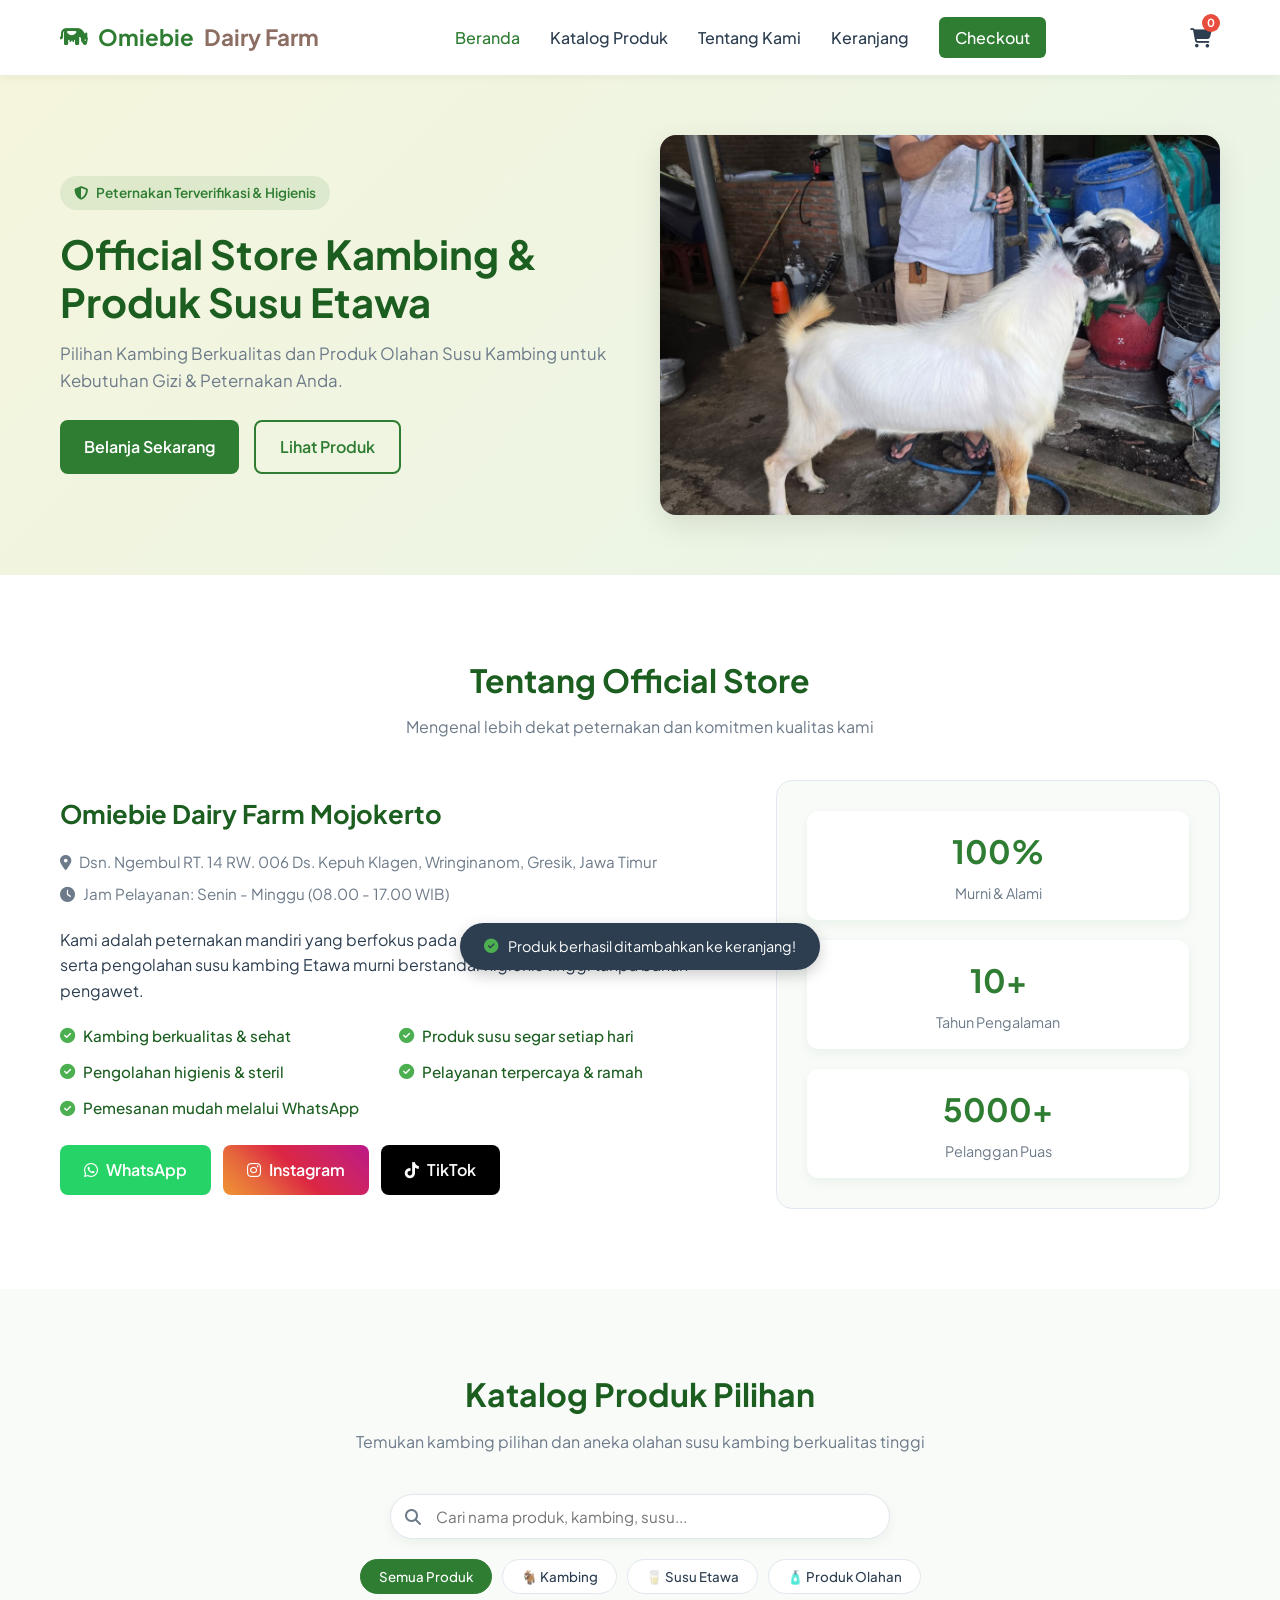
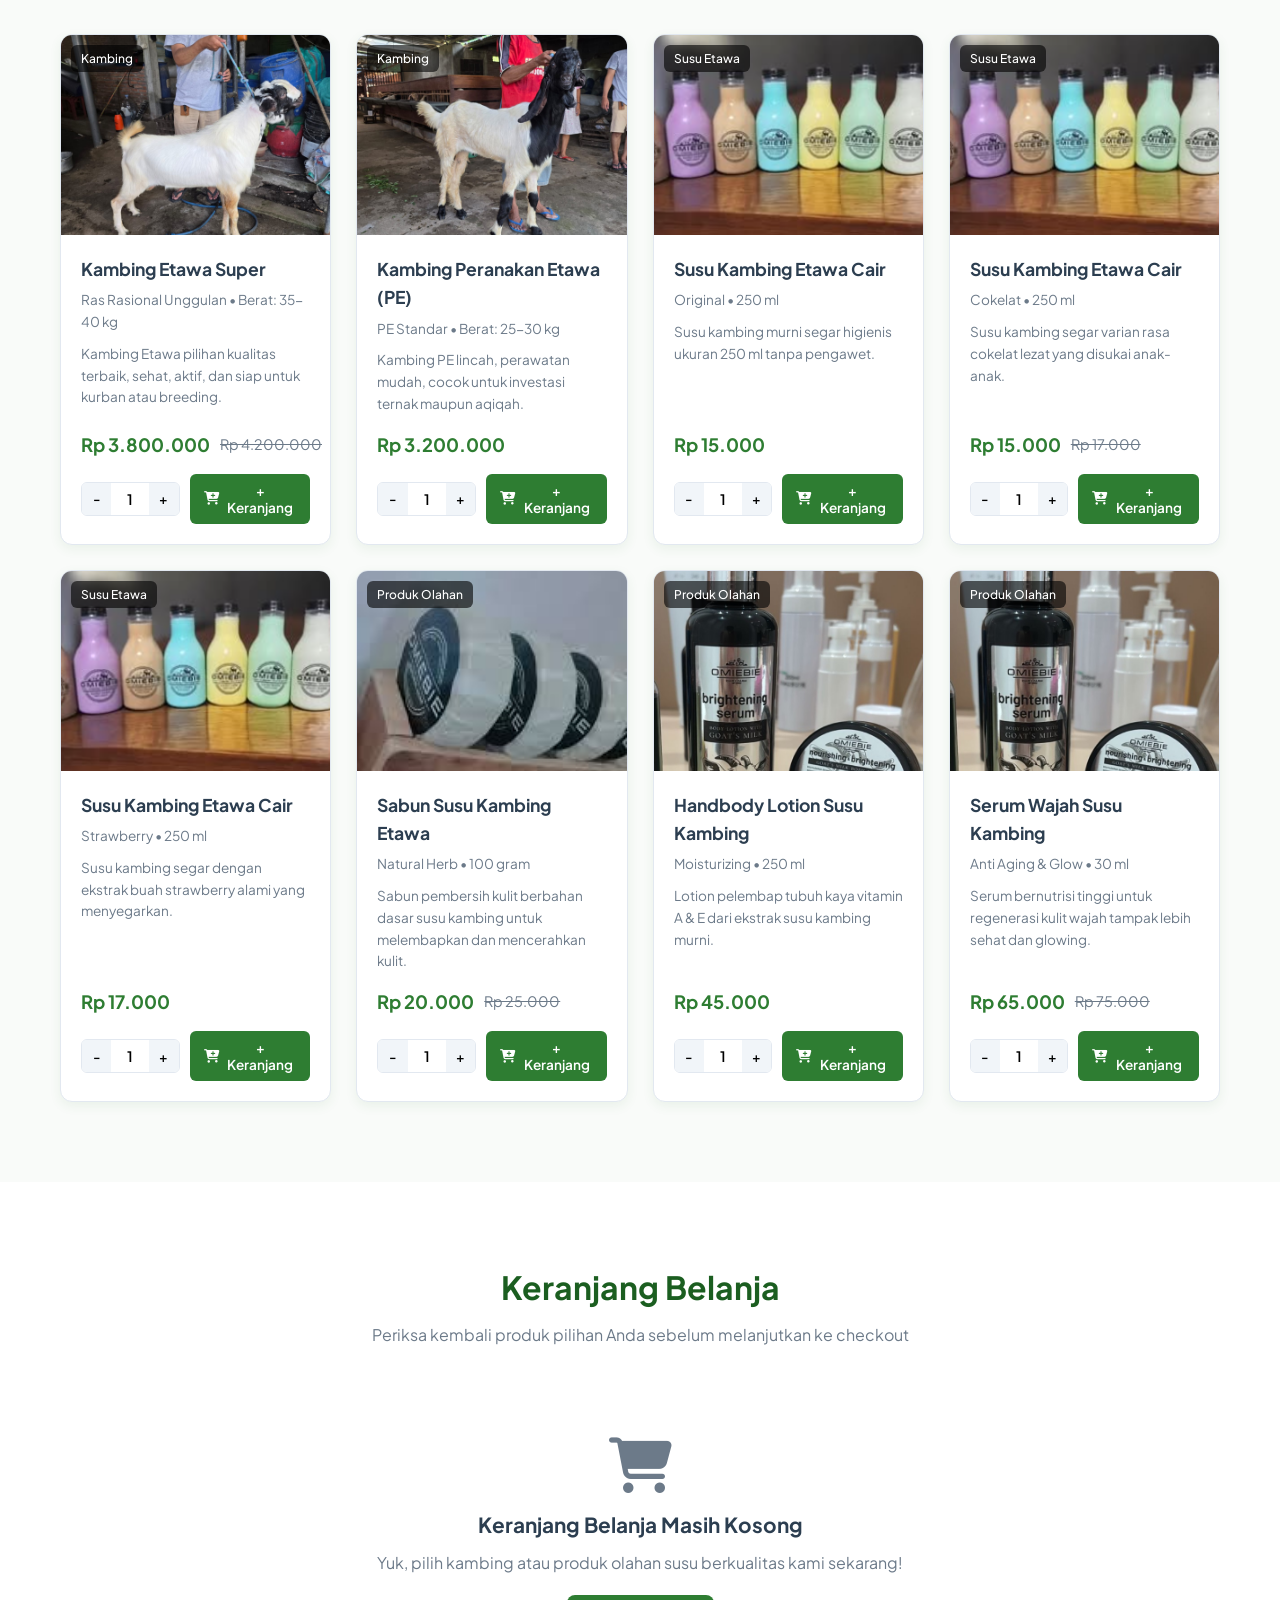
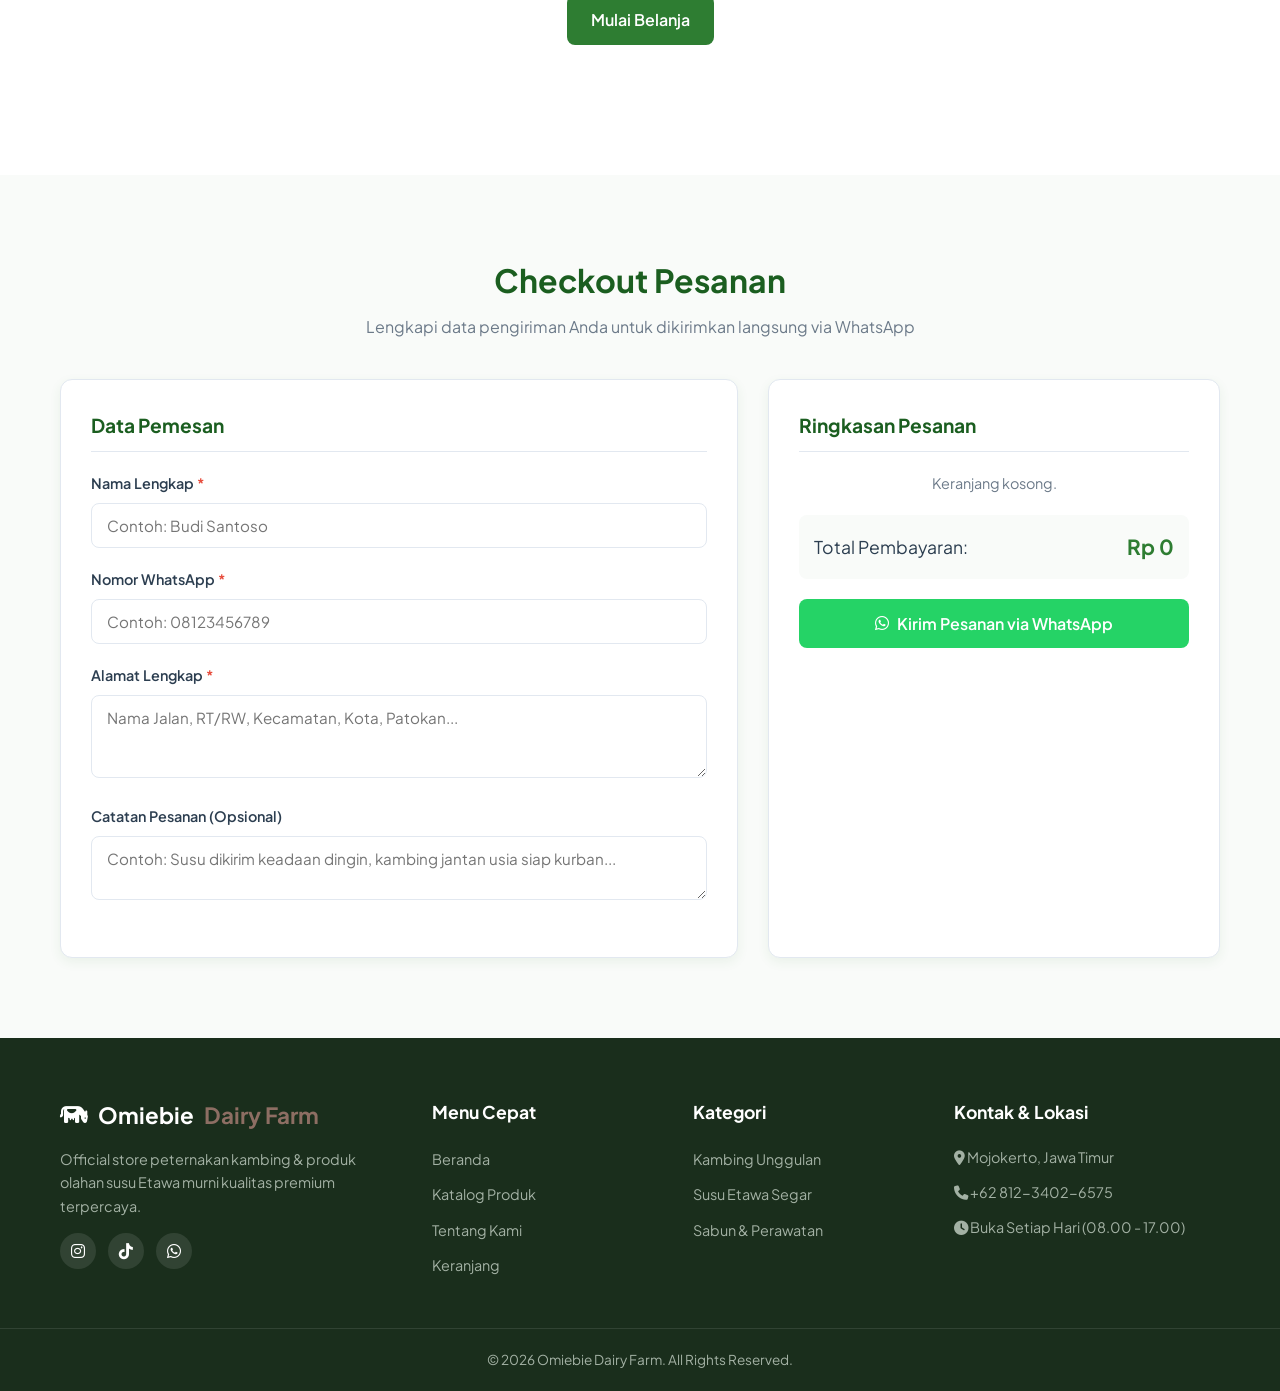
<file: index.html>
<!DOCTYPE html>
<html lang="id">
<head>
    <meta charset="UTF-8">
    <meta name="viewport" content="width=device-width, initial-scale=1.0">
    <title>Omiebie Dairy Farm - Official Store Kambing, Susu Kambing Etawa, Produk Olahan Susu Kambing</title>
    <!-- Google Fonts -->
    <link href="https://fonts.googleapis.com/css2?family=Plus+Jakarta+Sans:wght@400;500;600;700&display=swap" rel="stylesheet">
    <!-- FontAwesome Icons -->
    <link rel="stylesheet" href="https://cdnjs.cloudflare.com/ajax/libs/font-awesome/6.4.0/css/all.min.css">
    
    <!-- STYLING CSS -->
    <style>
        /* RESET & VARIABLES (Modern Farm Theme) */
        :root {
            --primary: #2E7D32;
            --primary-dark: #1B5E20;
            --primary-light: #4CAF50;
            --accent: #F5F5DC;
            --brown: #8D6E63;
            --text-dark: #2C3E50;
            --text-muted: #6C7A89;
            --bg-light: #F9FBF9;
            --white: #FFFFFF;
            --border-color: #E2E8F0;
            --danger: #E74C3C;
            --shadow: 0 4px 12px rgba(46, 125, 50, 0.08);
            --transition: all 0.3s ease;
        }

        * {
            margin: 0;
            padding: 0;
            box-sizing: border-box;
            font-family: 'Plus Jakarta Sans', sans-serif;
            scroll-behavior: smooth;
        }

        body {
            background-color: var(--bg-light);
            color: var(--text-dark);
            line-height: 1.6;
        }

        .container {
            max-width: 1200px;
            margin: 0 auto;
            padding: 0 20px;
        }

        a {
            text-decoration: none;
            color: inherit;
        }

        ul {
            list-style: none;
        }

        /* HEADER & NAVBAR */
        .header {
            background: var(--white);
            box-shadow: 0 2px 10px rgba(0, 0, 0, 0.05);
            position: sticky;
            top: 0;
            z-index: 1000;
        }

        .navbar {
            display: flex;
            justify-content: space-between;
            align-items: center;
            height: 75px;
        }

        .logo {
            font-size: 1.4rem;
            font-weight: 700;
            color: var(--primary);
            display: flex;
            align-items: center;
            gap: 10px;
        }

        .logo span {
            color: var(--brown);
        }

        .nav-links {
            display: flex;
            align-items: center;
            gap: 30px;
        }

        .nav-links a {
            font-weight: 500;
            color: var(--text-dark);
            transition: var(--transition);
        }

        .nav-links a:hover, .nav-links a.active {
            color: var(--primary);
        }

        .btn-nav-checkout {
            background-color: var(--primary);
            color: var(--white) !important;
            padding: 8px 16px;
            border-radius: 6px;
        }

        .nav-right {
            display: flex;
            align-items: center;
            gap: 15px;
        }

        .cart-icon-btn {
            position: relative;
            font-size: 1.2rem;
            color: var(--text-dark);
            padding: 8px;
            transition: var(--transition);
        }

        .cart-icon-btn:hover {
            color: var(--primary);
        }

        .cart-badge {
            position: absolute;
            top: 0;
            right: 0;
            background-color: var(--danger);
            color: var(--white);
            font-size: 0.7rem;
            font-weight: 700;
            width: 18px;
            height: 18px;
            border-radius: 50%;
            display: flex;
            align-items: center;
            justify-content: center;
        }

        .hamburger {
            display: none;
            background: none;
            border: none;
            font-size: 1.5rem;
            color: var(--text-dark);
            cursor: pointer;
        }

        /* HERO SECTION & SLIDER OTOMATIS */
        .hero-section {
            padding: 60px 0;
            background: linear-gradient(135deg, #F5F5DC 0%, #E8F5E9 100%);
        }

        .hero-container {
            display: grid;
            grid-template-columns: 1fr 1fr;
            gap: 40px;
            align-items: center;
        }

        .badge-pill {
            display: inline-flex;
            align-items: center;
            gap: 8px;
            background: rgba(46, 125, 50, 0.1);
            color: var(--primary);
            padding: 6px 14px;
            border-radius: 20px;
            font-size: 0.85rem;
            font-weight: 600;
            margin-bottom: 20px;
        }

        .hero-text h1 {
            font-size: 2.5rem;
            line-height: 1.2;
            color: var(--primary-dark);
            margin-bottom: 15px;
        }

        .hero-text p {
            color: var(--text-muted);
            font-size: 1.05rem;
            margin-bottom: 25px;
        }

        .hero-buttons {
            display: flex;
            gap: 15px;
        }

        .btn {
            padding: 12px 24px;
            border-radius: 8px;
            font-weight: 600;
            cursor: pointer;
            transition: var(--transition);
            border: none;
            display: inline-flex;
            align-items: center;
            justify-content: center;
            gap: 8px;
        }

        .btn-primary {
            background-color: var(--primary);
            color: var(--white);
        }

        .btn-primary:hover {
            background-color: var(--primary-dark);
        }

        .btn-outline {
            background-color: transparent;
            border: 2px solid var(--primary);
            color: var(--primary);
        }

        .btn-outline:hover {
            background-color: var(--primary);
            color: var(--white);
        }

        /* Styling Hero Slider (Berganti setiap 2 detik) */
        .hero-slider {
            position: relative;
            width: 100%;
            height: 380px;
            border-radius: 16px;
            overflow: hidden;
            box-shadow: 0 10px 30px rgba(0,0,0,0.1);
            background: #e2e8f0;
        }

        .hero-slider img.slide {
            position: absolute;
            top: 0;
            left: 0;
            width: 100%;
            height: 100%;
            object-fit: cover;
            opacity: 0;
            transition: opacity 0.6s ease-in-out;
        }

        .hero-slider img.slide.active {
            opacity: 1;
        }

        /* SECTION TITLE */
        .section-title {
            text-align: center;
            margin-bottom: 40px;
        }

        .section-title h2 {
            font-size: 2rem;
            color: var(--primary-dark);
            margin-bottom: 8px;
        }

        .section-title p {
            color: var(--text-muted);
        }

        /* TENTANG KAMI */
        .about-section {
            padding: 80px 0;
            background: var(--white);
        }

        .about-grid {
            display: grid;
            grid-template-columns: 1.2fr 0.8fr;
            gap: 50px;
            align-items: center;
        }

        .about-info h3 {
            font-size: 1.6rem;
            color: var(--primary-dark);
            margin-bottom: 15px;
        }

        .store-location, .store-hours {
            color: var(--text-muted);
            font-size: 0.95rem;
            margin-bottom: 8px;
            display: flex;
            align-items: center;
            gap: 8px;
        }

        .store-desc {
            margin: 20px 0;
            color: var(--text-dark);
        }

        .features-list {
            display: grid;
            grid-template-columns: 1fr 1fr;
            gap: 12px;
            margin-bottom: 25px;
        }

        .feature-item {
            display: flex;
            align-items: center;
            gap: 8px;
            font-size: 0.95rem;
            color: var(--primary-dark);
            font-weight: 500;
        }

        .feature-item i {
            color: var(--primary-light);
        }

        .social-buttons-group {
            display: flex;
            flex-wrap: wrap;
            gap: 12px;
            margin-top: 20px;
        }

        .btn-whatsapp {
            background-color: #25D366;
            color: var(--white);
        }

        .btn-whatsapp:hover {
            background-color: #1EBE5D;
        }

        .btn-instagram {
            background: linear-gradient(45deg, #f09433 0%, #e6683c 25%, #dc2743 50%, #cc2366 75%, #bc1888 100%);
            color: var(--white);
        }

        .btn-instagram:hover {
            opacity: 0.9;
        }

        .btn-tiktok {
            background-color: #000000;
            color: var(--white);
        }

        .btn-tiktok:hover {
            background-color: #222222;
        }

        .about-stats-card {
            display: grid;
            grid-template-columns: 1fr;
            gap: 20px;
            background: var(--bg-light);
            padding: 30px;
            border-radius: 16px;
            border: 1px solid var(--border-color);
        }

        .stat-box {
            text-align: center;
            padding: 15px;
            background: var(--white);
            border-radius: 12px;
            box-shadow: var(--shadow);
        }

        .stat-box h4 {
            font-size: 2rem;
            color: var(--primary);
            margin-bottom: 5px;
        }

        .stat-box p {
            color: var(--text-muted);
            font-size: 0.9rem;
        }

        /* KATALOG PRODUK */
        .catalog-section {
            padding: 80px 0;
        }

        .filter-wrapper {
            display: flex;
            flex-direction: column;
            gap: 20px;
            margin-bottom: 40px;
        }

        .search-box {
            position: relative;
            max-width: 500px;
            margin: 0 auto;
            width: 100%;
        }

        .search-box i {
            position: absolute;
            left: 15px;
            top: 50%;
            transform: translateY(-50%);
            color: var(--text-muted);
        }

        .search-box input {
            width: 100%;
            padding: 12px 20px 12px 45px;
            border-radius: 30px;
            border: 1px solid var(--border-color);
            background: var(--white);
            outline: none;
            font-size: 0.95rem;
            box-shadow: var(--shadow);
            transition: var(--transition);
        }

        .search-box input:focus {
            border-color: var(--primary);
        }

        .category-filters {
            display: flex;
            justify-content: center;
            flex-wrap: wrap;
            gap: 10px;
        }

        .filter-btn {
            padding: 8px 18px;
            border-radius: 20px;
            border: 1px solid var(--border-color);
            background: var(--white);
            color: var(--text-dark);
            font-weight: 500;
            cursor: pointer;
            transition: var(--transition);
        }

        .filter-btn:hover, .filter-btn.active {
            background: var(--primary);
            color: var(--white);
            border-color: var(--primary);
        }

        .product-grid {
            display: grid;
            grid-template-columns: repeat(auto-fill, minmax(260px, 1fr));
            gap: 25px;
        }

        .product-card {
            background: var(--white);
            border-radius: 12px;
            overflow: hidden;
            box-shadow: var(--shadow);
            border: 1px solid var(--border-color);
            display: flex;
            flex-direction: column;
            transition: var(--transition);
        }

        .product-card:hover {
            transform: translateY(-5px);
            box-shadow: 0 10px 20px rgba(0,0,0,0.08);
        }

        .product-img-wrapper {
            height: 200px;
            position: relative;
            overflow: hidden;
            background: #eee;
        }

        .product-img-wrapper img {
            width: 100%;
            height: 100%;
            object-fit: cover;
            transition: var(--transition);
        }

        .product-card:hover .product-img-wrapper img {
            transform: scale(1.05);
        }

        .product-category-tag {
            position: absolute;
            top: 10px;
            left: 10px;
            background: rgba(0,0,0,0.6);
            color: var(--white);
            padding: 4px 10px;
            border-radius: 6px;
            font-size: 0.75rem;
            font-weight: 500;
        }

        .product-info {
            padding: 20px;
            display: flex;
            flex-direction: column;
            flex-grow: 1;
        }

        .product-title {
            font-size: 1.1rem;
            font-weight: 700;
            color: var(--text-dark);
            margin-bottom: 6px;
        }

        .product-variant-size {
            font-size: 0.85rem;
            color: var(--text-muted);
            margin-bottom: 10px;
        }

        .product-desc {
            font-size: 0.85rem;
            color: var(--text-muted);
            margin-bottom: 15px;
            flex-grow: 1;
        }

        .product-price-box {
            display: flex;
            align-items: center;
            gap: 10px;
            margin-bottom: 15px;
        }

        .current-price {
            font-size: 1.15rem;
            font-weight: 700;
            color: var(--primary);
        }

        .original-price {
            font-size: 0.9rem;
            color: var(--text-muted);
            text-decoration: line-through;
        }

        .quantity-action-wrapper {
            display: flex;
            align-items: center;
            justify-content: space-between;
            gap: 10px;
        }

        .qty-control {
            display: flex;
            align-items: center;
            border: 1px solid var(--border-color);
            border-radius: 6px;
            overflow: hidden;
        }

        .qty-btn {
            background: #f1f5f9;
            border: none;
            width: 32px;
            height: 32px;
            font-weight: 600;
            cursor: pointer;
            transition: var(--transition);
        }

        .qty-btn:hover {
            background: #e2e8f0;
        }

        .qty-input {
            width: 38px;
            text-align: center;
            border: none;
            font-size: 0.9rem;
            font-weight: 600;
            outline: none;
            background: transparent;
        }

        .btn-add-cart {
            background: var(--primary);
            color: var(--white);
            border: none;
            padding: 8px 14px;
            border-radius: 6px;
            font-size: 0.85rem;
            font-weight: 600;
            cursor: pointer;
            transition: var(--transition);
            display: flex;
            align-items: center;
            gap: 6px;
        }

        .btn-add-cart:hover {
            background: var(--primary-dark);
        }

        /* SHOPPING CART SECTION */
        .cart-section {
            padding: 80px 0;
            background: var(--white);
        }

        .cart-table-wrapper {
            overflow-x: auto;
            margin-bottom: 30px;
        }

        .cart-table {
            width: 100%;
            border-collapse: collapse;
            min-width: 650px;
        }

        .cart-table th, .cart-table td {
            padding: 15px;
            text-align: left;
            border-bottom: 1px solid var(--border-color);
        }

        .cart-table th {
            background: var(--bg-light);
            font-weight: 600;
            color: var(--text-dark);
        }

        .cart-item-info {
            display: flex;
            align-items: center;
            gap: 15px;
        }

        .cart-item-img {
            width: 60px;
            height: 60px;
            border-radius: 8px;
            object-fit: cover;
        }

        .cart-item-title {
            font-weight: 600;
            font-size: 0.95rem;
            color: var(--text-dark);
        }

        .cart-item-variant {
            font-size: 0.8rem;
            color: var(--text-muted);
        }

        .btn-remove-item {
            background: none;
            border: none;
            color: var(--danger);
            font-size: 1.1rem;
            cursor: pointer;
            transition: var(--transition);
        }

        .btn-remove-item:hover {
            opacity: 0.7;
        }

        .cart-summary-footer {
            display: flex;
            justify-content: space-between;
            align-items: center;
            background: var(--bg-light);
            padding: 20px 30px;
            border-radius: 12px;
            border: 1px solid var(--border-color);
        }

        .cart-total-text {
            font-size: 1.2rem;
            font-weight: 700;
            color: var(--primary-dark);
        }

        .empty-cart-state {
            text-align: center;
            padding: 50px 20px;
        }

        .empty-cart-state i {
            font-size: 3.5rem;
            color: var(--text-muted);
            margin-bottom: 15px;
        }

        .empty-cart-state h3 {
            font-size: 1.3rem;
            color: var(--text-dark);
            margin-bottom: 8px;
        }

        .empty-cart-state p {
            color: var(--text-muted);
            margin-bottom: 20px;
        }

        /* CHECKOUT SECTION */
        .checkout-section {
            padding: 80px 0;
        }

        .checkout-grid {
            display: grid;
            grid-template-columns: 1.2fr 0.8fr;
            gap: 30px;
        }

        .checkout-form-card, .checkout-summary-card {
            background: var(--white);
            padding: 30px;
            border-radius: 12px;
            box-shadow: var(--shadow);
            border: 1px solid var(--border-color);
        }

        .checkout-form-card h3, .checkout-summary-card h3 {
            font-size: 1.2rem;
            color: var(--primary-dark);
            margin-bottom: 20px;
            padding-bottom: 10px;
            border-bottom: 1px solid var(--border-color);
        }

        .form-group {
            margin-bottom: 20px;
        }

        .form-group label {
            display: block;
            font-size: 0.9rem;
            font-weight: 600;
            margin-bottom: 8px;
            color: var(--text-dark);
        }

        .required {
            color: var(--danger);
        }

        .form-group input, .form-group textarea {
            width: 100%;
            padding: 12px 15px;
            border-radius: 8px;
            border: 1px solid var(--border-color);
            outline: none;
            font-size: 0.95rem;
            transition: var(--transition);
        }

        .form-group input:focus, .form-group textarea:focus {
            border-color: var(--primary);
        }

        .checkout-summary-items {
            max-height: 250px;
            overflow-y: auto;
            margin-bottom: 20px;
        }

        .summary-item-row {
            display: flex;
            justify-content: space-between;
            font-size: 0.9rem;
            margin-bottom: 12px;
            padding-bottom: 8px;
            border-bottom: 1px dashed var(--border-color);
        }

        .summary-item-desc span {
            display: block;
            font-size: 0.75rem;
            color: var(--text-muted);
        }

        .checkout-total-box {
            display: flex;
            justify-content: space-between;
            align-items: center;
            font-size: 1.1rem;
            background: var(--bg-light);
            padding: 15px;
            border-radius: 8px;
            margin-bottom: 20px;
        }

        .checkout-total-box strong {
            color: var(--primary);
            font-size: 1.3rem;
        }

        .error-msg-box {
            background: #FDEDEC;
            color: var(--danger);
            padding: 10px 15px;
            border-radius: 6px;
            font-size: 0.85rem;
            margin-bottom: 15px;
            border: 1px solid #F5B7B1;
        }

        .hidden {
            display: none !important;
        }

        .btn-whatsapp-checkout {
            width: 100%;
            background-color: #25D366;
            color: var(--white);
            padding: 14px;
            font-size: 1rem;
        }

        .btn-whatsapp-checkout:hover {
            background-color: #1EBE5D;
        }

        /* FOOTER */
        .footer {
            background: #1A2E1C;
            color: var(--white);
            padding: 60px 0 20px 0;
        }

        .footer-grid {
            display: grid;
            grid-template-columns: 1.5fr 1fr 1fr 1.2fr;
            gap: 40px;
            margin-bottom: 40px;
        }

        .footer-logo {
            color: var(--white) !important;
            margin-bottom: 15px;
        }

        .footer-col p {
            color: #A3B1A4;
            font-size: 0.9rem;
            margin-bottom: 12px;
        }

        .footer-col h4 {
            font-size: 1.1rem;
            margin-bottom: 20px;
            color: var(--white);
        }

        .footer-col ul li {
            margin-bottom: 10px;
        }

        .footer-col ul li a {
            color: #A3B1A4;
            font-size: 0.9rem;
            transition: var(--transition);
        }

        .footer-col ul li a:hover {
            color: var(--white);
            padding-left: 5px;
        }

        .footer-social-links {
            display: flex;
            gap: 12px;
            margin-top: 15px;
        }

        .footer-social-links a {
            display: inline-flex;
            align-items: center;
            justify-content: center;
            width: 36px;
            height: 36px;
            background: rgba(255, 255, 255, 0.1);
            color: var(--white);
            border-radius: 50%;
            transition: var(--transition);
        }

        .footer-social-links a:hover {
            background: var(--primary);
            transform: translateY(-3px);
        }

        .footer-bottom {
            border-top: 1px solid rgba(255,255,255,0.1);
            padding-top: 20px;
            text-align: center;
        }

        .footer-bottom p {
            color: #A3B1A4;
            font-size: 0.85rem;
        }

        /* BACK TO TOP */
        .back-to-top {
            position: fixed;
            bottom: 30px;
            right: 30px;
            background: var(--primary);
            color: var(--white);
            width: 45px;
            height: 45px;
            border-radius: 50%;
            border: none;
            cursor: pointer;
            display: flex;
            align-items: center;
            justify-content: center;
            font-size: 1.1rem;
            box-shadow: 0 4px 10px rgba(0,0,0,0.2);
            opacity: 0;
            visibility: hidden;
            transition: var(--transition);
            z-index: 999;
        }

        .back-to-top.show {
            opacity: 1;
            visibility: visible;
        }

        .back-to-top:hover {
            background: var(--primary-dark);
        }

        /* TOAST NOTIFICATION */
        .toast-notification {
            position: fixed;
            bottom: 30px;
            left: 50%;
            transform: translateX(-50%) translateY(100px);
            background: #2C3E50;
            color: var(--white);
            padding: 12px 24px;
            border-radius: 30px;
            display: flex;
            align-items: center;
            gap: 10px;
            font-size: 0.9rem;
            box-shadow: 0 5px 15px rgba(0,0,0,0.2);
            transition: transform 0.3s ease;
            z-index: 2000;
        }

        .toast-notification.show {
            transform: translateX(-50%) translateY(0);
        }

        .toast-notification i {
            color: var(--primary-light);
        }

        /* RESPONSIVE DESIGN */
        @media (max-width: 992px) {
            .hero-container, .about-grid, .checkout-grid, .footer-grid {
                grid-template-columns: 1fr;
            }
            
            .hero-text h1 {
                font-size: 2.1rem;
            }

            .hero-slider {
                height: 280px;
            }

            .footer-grid {
                gap: 30px;
            }
        }

        @media (max-width: 768px) {
            .nav-links {
                position: absolute;
                top: 75px;
                left: 0;
                width: 100%;
                background: var(--white);
                flex-direction: column;
                align-items: flex-start;
                padding: 20px 30px;
                box-shadow: 0 10px 15px rgba(0,0,0,0.05);
                display: none;
            }

            .nav-links.active {
                display: flex;
            }

            .hamburger {
                display: block;
            }
        }
    </style>
</head>
<body>

    <!-- HEADER & NAVIGASI -->
    <header class="header">
        <div class="container navbar">
            <a href="#beranda" class="logo">
                <i class="fa-solid fa-cow"></i> Omiebie<span>Dairy Farm</span>
            </a>
            <nav class="nav-links" id="navLinks">
                <a href="#beranda" class="active">Beranda</a>
                <a href="#katalog">Katalog Produk</a>
                <a href="#tentang">Tentang Kami</a>
                <a href="#keranjang">Keranjang</a>
                <a href="#checkout" class="btn-nav-checkout">Checkout</a>
            </nav>
            <div class="nav-right">
                <a href="#keranjang" class="cart-icon-btn" aria-label="Keranjang Belanja">
                    <i class="fa-solid fa-cart-shopping"></i>
                    <span class="cart-badge" id="cartBadge">0</span>
                </a>
                <button class="hamburger" id="hamburgerBtn" aria-label="Menu">
                    <i class="fa-solid fa-bars"></i>
                </button>
            </div>
        </div>
    </header>

    <!-- KONTEN UTAMA -->
    <main>

        <!-- HERO SECTION DENGAN SLIDER OTOMATIS (2 DETIK) -->
        <section id="beranda" class="hero-section">
            <div class="container hero-container">
                <div class="hero-text">
                    <span class="badge-pill"><i class="fa-solid fa-shield-halved"></i> Peternakan Terverifikasi & Higienis</span>
                    <h1>Official Store Kambing & Produk Susu Etawa</h1>
                    <p>Pilihan Kambing Berkualitas dan Produk Olahan Susu Kambing untuk Kebutuhan Gizi & Peternakan Anda.</p>
                    <div class="hero-buttons">
                        <a href="#katalog" class="btn btn-primary">Belanja Sekarang</a>
                        <a href="#tentang" class="btn btn-outline">Lihat Produk</a>
                    </div>
                </div>
                
                <!-- Hero Slider Berganti Tiap 2 Detik -->
                <div class="hero-image">
                    <div class="hero-slider" id="heroSlider">
                        <img src="omiebie.png" alt="Peternakan Omiebie 1" class="slide active">
                        <img src="kambing1.png" alt="Kambing Etawa Unggulan" class="slide">
                        <img src="susu.png" alt="Susu Kambing Etawa Segar" class="slide">
                    </div>
                </div>
            </div>
        </section>

        <!-- TENTANG KAMI -->
        <section id="tentang" class="about-section">
            <div class="container">
                <div class="section-title">
                    <h2>Tentang Official Store</h2>
                    <p>Mengenal lebih dekat peternakan dan komitmen kualitas kami</p>
                </div>
                <div class="about-grid">
                    <div class="about-info">
                        <h3>Omiebie Dairy Farm Mojokerto</h3>
                        <p class="store-location"><i class="fa-solid fa-location-dot"></i> Dsn. Ngembul RT. 14 RW. 006 Ds. Kepuh Klagen, Wringinanom, Gresik, Jawa Timur</p>
                        <p class="store-hours"><i class="fa-solid fa-clock"></i> Jam Pelayanan: Senin - Minggu (08.00 - 17.00 WIB)</p>
                        <p class="store-desc">Kami adalah peternakan mandiri yang berfokus pada pembibitan kambing unggulan serta pengolahan susu kambing Etawa murni berstandar higienis tinggi tanpa bahan pengawet.</p>
                        
                        <div class="features-list">
                            <div class="feature-item"><i class="fa-solid fa-circle-check"></i> Kambing berkualitas & sehat</div>
                            <div class="feature-item"><i class="fa-solid fa-circle-check"></i> Produk susu segar setiap hari</div>
                            <div class="feature-item"><i class="fa-solid fa-circle-check"></i> Pengolahan higienis & steril</div>
                            <div class="feature-item"><i class="fa-solid fa-circle-check"></i> Pelayanan terpercaya & ramah</div>
                            <div class="feature-item"><i class="fa-solid fa-circle-check"></i> Pemesanan mudah melalui WhatsApp</div>
                        </div>

                        <!-- Tombol Kontak & Media Sosial -->
                        <div class="social-buttons-group">
                            <a href="https://wa.me/6281234026575?text=Halo%20Admin,%20saya%20ingin%20berkonsultasi%20mengenai%20produk%20FarmStore%20Etawa." target="_blank" class="btn btn-whatsapp">
                                <i class="fa-brands fa-whatsapp"></i> WhatsApp
                            </a>
                            <a href="https://www.instagram.com/omiebiedairyfarm?stkn=MTh0OGxlNG16cjh3" target="_blank" class="btn btn-instagram">
                                <i class="fa-brands fa-instagram"></i> Instagram
                            </a>
                            <a href="https://www.tiktok.com/@omiebieofficial?_r=1&_t=ZS-99f7NjSJyM5" target="_blank" class="btn btn-tiktok">
                                <i class="fa-brands fa-tiktok"></i> TikTok
                            </a>
                        </div>
                    </div>
                    <div class="about-stats-card">
                        <div class="stat-box">
                            <h4>100%</h4>
                            <p>Murni & Alami</p>
                        </div>
                        <div class="stat-box">
                            <h4>10+</h4>
                            <p>Tahun Pengalaman</p>
                        </div>
                        <div class="stat-box">
                            <h4>5000+</h4>
                            <p>Pelanggan Puas</p>
                        </div>
                    </div>
                </div>
            </div>
        </section>

        <!-- KATALOG PRODUK -->
        <section id="katalog" class="catalog-section">
            <div class="container">
                <div class="section-title">
                    <h2>Katalog Produk Pilihan</h2>
                    <p>Temukan kambing pilihan dan aneka olahan susu kambing berkualitas tinggi</p>
                </div>

                <!-- PENCARIAN & FILTER KATEGORI -->
                <div class="filter-wrapper">
                    <div class="search-box">
                        <i class="fa-solid fa-magnifying-glass"></i>
                        <input type="text" id="searchInput" placeholder="Cari nama produk, kambing, susu...">
                    </div>
                    <div class="category-filters" id="categoryFilters">
                        <button class="filter-btn active" data-category="all">Semua Produk</button>
                        <button class="filter-btn" data-category="Kambing">🐐 Kambing</button>
                        <button class="filter-btn" data-category="Susu Etawa">🥛 Susu Etawa</button>
                        <button class="filter-btn" data-category="Produk Olahan">🧴 Produk Olahan</button>
                    </div>
                </div>

                <!-- GRID PRODUK -->
                <div class="product-grid" id="productGrid">
                    <!-- Produk akan dirender secara dinamis via JavaScript -->
                </div>
            </div>
        </section>

        <!-- SHOPPING CART SECTION -->
        <section id="keranjang" class="cart-section">
            <div class="container">
                <div class="section-title">
                    <h2>Keranjang Belanja</h2>
                    <p>Periksa kembali produk pilihan Anda sebelum melanjutkan ke checkout</p>
                </div>
                
                <div class="cart-content-wrapper" id="cartContentWrapper">
                    <!-- Dinamis: tabel keranjang atau empty state -->
                </div>
            </div>
        </section>

        <!-- HALAMAN CHECKOUT -->
        <section id="checkout" class="checkout-section">
            <div class="container">
                <div class="section-title">
                    <h2>Checkout Pesanan</h2>
                    <p>Lengkapi data pengiriman Anda untuk dikirimkan langsung via WhatsApp</p>
                </div>

                <div class="checkout-grid">
                    <!-- Form Pemesan -->
                    <div class="checkout-form-card">
                        <h3>Data Pemesan</h3>
                        <form id="checkoutForm">
                            <div class="form-group">
                                <label for="buyerName">Nama Lengkap <span class="required">*</span></label>
                                <input type="text" id="buyerName" placeholder="Contoh: Budi Santoso">
                            </div>
                            <div class="form-group">
                                <label for="buyerPhone">Nomor WhatsApp <span class="required">*</span></label>
                                <input type="tel" id="buyerPhone" placeholder="Contoh: 08123456789">
                            </div>
                            <div class="form-group">
                                <label for="buyerAddress">Alamat Lengkap <span class="required">*</span></label>
                                <textarea id="buyerAddress" rows="3" placeholder="Nama Jalan, RT/RW, Kecamatan, Kota, Patokan..."></textarea>
                            </div>
                            <div class="form-group">
                                <label for="buyerNotes">Catatan Pesanan (Opsional)</label>
                                <textarea id="buyerNotes" rows="2" placeholder="Contoh: Susu dikirim keadaan dingin, kambing jantan usia siap kurban..."></textarea>
                            </div>
                        </form>
                    </div>

                    <!-- Ringkasan Pesanan Checkout -->
                    <div class="checkout-summary-card">
                        <h3>Ringkasan Pesanan</h3>
                        <div id="checkoutSummaryItems" class="checkout-summary-items">
                            <!-- Dinamis via JS -->
                        </div>
                        <div class="checkout-total-box">
                            <span>Total Pembayaran:</span>
                            <strong id="checkoutGrandTotal">Rp 0</strong>
                        </div>
                        <div id="checkoutErrorMsg" class="error-msg-box hidden"></div>
                        <button type="button" id="btnSendWhatsApp" class="btn btn-whatsapp-checkout">
                            <i class="fa-brands fa-whatsapp"></i> Kirim Pesanan via WhatsApp
                        </button>
                    </div>
                </div>
            </div>
        </section>

    </main>

    <!-- FOOTER -->
    <footer class="footer">
        <div class="container footer-grid">
            <div class="footer-col">
                <a href="#beranda" class="logo footer-logo">
                    <i class="fa-solid fa-cow"></i> Omiebie<span>Dairy Farm</span>
                </a>
                <p>Official store peternakan kambing & produk olahan susu Etawa murni kualitas premium terpercaya.</p>
                
                <!-- Ikon Sosial Media di Footer -->
                <div class="footer-social-links">
                    <a href="https://www.instagram.com/omiebiedairyfarm?stkn=MTh0OGxlNG16cjh3" target="_blank" aria-label="Instagram"><i class="fa-brands fa-instagram"></i></a>
                    <a href="https://www.tiktok.com/@omiebieofficial?_r=1&_t=ZS-99f7NjSJyM5" target="_blank" aria-label="TikTok"><i class="fa-brands fa-tiktok"></i></a>
                    <a href="https://wa.me/6281234036575" target="_blank" aria-label="WhatsApp"><i class="fa-brands fa-whatsapp"></i></a>
                </div>
            </div>
            <div class="footer-col">
                <h4>Menu Cepat</h4>
                <ul>
                    <li><a href="#beranda">Beranda</a></li>
                    <li><a href="#katalog">Katalog Produk</a></li>
                    <li><a href="#tentang">Tentang Kami</a></li>
                    <li><a href="#keranjang">Keranjang</a></li>
                </ul>
            </div>
            <div class="footer-col">
                <h4>Kategori</h4>
                <ul>
                    <li><a href="#katalog">Kambing Unggulan</a></li>
                    <li><a href="#katalog">Susu Etawa Segar</a></li>
                    <li><a href="#katalog">Sabun & Perawatan</a></li>
                </ul>
            </div>
            <div class="footer-col">
                <h4>Kontak & Lokasi</h4>
                <p><i class="fa-solid fa-location-dot"></i> Mojokerto, Jawa Timur</p>
                <p><i class="fa-solid fa-phone"></i> +62 812-3402-6575</p>
                <p><i class="fa-solid fa-clock"></i> Buka Setiap Hari (08.00 - 17.00)</p>
            </div>
        </div>
        <div class="footer-bottom">
            <div class="container">
                <p>&copy; 2026 Omiebie Dairy Farm. All Rights Reserved.</p>
            </div>
        </div>
    </footer>

    <!-- TOMBOL BACK TO TOP -->
    <button id="backToTopBtn" class="back-to-top" aria-label="Kembali ke atas">
        <i class="fa-solid fa-arrow-up"></i>
    </button>

    <!-- TOAST NOTIFICATION -->
    <div id="toastNotification" class="toast-notification">
        <i class="fa-solid fa-circle-check"></i>
        <span id="toastMessage">Produk berhasil ditambahkan ke keranjang!</span>
    </div>

    <!-- SCRIPT JAVASCRIPT -->
    <script>
        // ================= CONFIGURASI & DATA PRODUK =================
        const WHATSAPP_SELLER_NUMBER = "6281234026575"; // Nomor WhatsApp Penjual

        const productsData = [
            // KATEGORI KAMBING
            {
                id: "kambing-etawa-super",
                name: "Kambing Etawa Super",
                category: "Kambing",
                variant: "Ras Rasional Unggulan",
                size: "Berat: 35-40 kg",
                weight: 38,
                price: 4200000,
                promoPrice: 3800000,
                image: "kambing1.png",
                stock: 15,
                description: "Kambing Etawa pilihan kualitas terbaik, sehat, aktif, dan siap untuk kurban atau breeding."
            },
            {
                id: "kambing-peranakan-etawa",
                name: "Kambing Peranakan Etawa (PE)",
                category: "Kambing",
                variant: "PE Standar",
                size: "Berat: 25-30 kg",
                weight: 28,
                price: 3200000,
                promoPrice: 0,
                image: "kambing2.png",
                stock: 20,
                description: "Kambing PE lincah, perawatan mudah, cocok untuk investasi ternak maupun aqiqah."
            },

            // KATEGORI SUSU ETAWA (CAIR & BUBUK)
            {
                id: "susu-cair-original-250",
                name: "Susu Kambing Etawa Cair",
                category: "Susu Etawa",
                variant: "Original",
                size: "250 ml",
                weight: 0.25,
                price: 15000,
                promoPrice: 0,
                image: "susu.png",
                stock: 100,
                description: "Susu kambing murni segar higienis ukuran 250 ml tanpa pengawet."
            },
            {
                id: "susu-cair-cokelat-250",
                name: "Susu Kambing Etawa Cair",
                category: "Susu Etawa",
                variant: "Cokelat",
                size: "250 ml",
                weight: 0.25,
                price: 17000,
                promoPrice: 15000,
                image: "susu.png",
                stock: 80,
                description: "Susu kambing segar varian rasa cokelat lezat yang disukai anak-anak."
            },
            {
                id: "susu-cair-strawberry-250",
                name: "Susu Kambing Etawa Cair",
                category: "Susu Etawa",
                variant: "Strawberry",
                size: "250 ml",
                weight: 0.25,
                price: 17000,
                promoPrice: 0,
                image: "susu.png",
                stock: 75,
                description: "Susu kambing segar dengan ekstrak buah strawberry alami yang menyegarkan."
            },
            
            // KATEGORI PRODUK OLAHAN
            {
                id: "sabun-susu-kambing",
                name: "Sabun Susu Kambing Etawa",
                category: "Produk Olahan",
                variant: "Natural Herb",
                size: "100 gram",
                weight: 0.1,
                price: 25000,
                promoPrice: 20000,
                image: "sabunbatang2.jpg",
                stock: 120,
                description: "Sabun pembersih kulit berbahan dasar susu kambing untuk melembapkan dan mencerahkan kulit."
            },
            {
                id: "handbody-susu-kambing",
                name: "Handbody Lotion Susu Kambing",
                category: "Produk Olahan",
                variant: "Moisturizing",
                size: "250 ml",
                weight: 0.25,
                price: 45000,
                promoPrice: 0,
                image: "bodyserum.png",
                stock: 90,
                description: "Lotion pelembap tubuh kaya vitamin A & E dari ekstrak susu kambing murni."
            },
            {
                id: "serum-susu-kambing",
                name: "Serum Wajah Susu Kambing",
                category: "Produk Olahan",
                variant: "Anti Aging & Glow",
                size: "30 ml",
                weight: 0.05,
                price: 75000,
                promoPrice: 65000,
                image: "bodyserum.png",
                stock: 45,
                description: "Serum bernutrisi tinggi untuk regenerasi kulit wajah tampak lebih sehat dan glowing."
            }
        ];

        // ================= STATE MANAGEMENT =================
        let cart = [];
        try {
            const savedCart = localStorage.getItem('omiebie_cart');
            if (savedCart) {
                cart = JSON.parse(savedCart);
            }
        } catch (e) {
            console.error("Gagal membaca localStorage:", e);
        }

        // ================= DOM ELEMENTS =================
        const navLinks = document.getElementById('navLinks');
        const hamburgerBtn = document.getElementById('hamburgerBtn');
        const productGrid = document.getElementById('productGrid');
        const searchInput = document.getElementById('searchInput');
        const categoryFilters = document.getElementById('categoryFilters');
        const cartBadge = document.getElementById('cartBadge');
        const cartContentWrapper = document.getElementById('cartContentWrapper');
        const checkoutSummaryItems = document.getElementById('checkoutSummaryItems');
        const checkoutGrandTotal = document.getElementById('checkoutGrandTotal');
        const btnSendWhatsApp = document.getElementById('btnSendWhatsApp');
        const checkoutErrorMsg = document.getElementById('checkoutErrorMsg');
        const backToTopBtn = document.getElementById('backToTopBtn');
        const toastNotification = document.getElementById('toastNotification');
        const toastMessage = document.getElementById('toastMessage');

        // ================= INISIALISASI APLIKASI =================
        document.addEventListener('DOMContentLoaded', () => {
            renderProducts(productsData);
            updateCartUI();
            initEventListeners();
            initHeroSlider(); // Menjalankan slider otomatis 2 detik
        });

        // ================= HERO SLIDER OTOMATIS (2 DETIK) =================
        function initHeroSlider() {
            const slides = document.querySelectorAll("#heroSlider img.slide");
            let currentSlide = 0;

            if (slides.length > 0) {
                setInterval(() => {
                    slides[currentSlide].classList.remove("active");
                    currentSlide = (currentSlide + 1) % slides.length;
                    slides[currentSlide].classList.add("active");
                }, 2000); // 2000 ms = 2 detik
            }
        }

        // ================= EVENT LISTENERS =================
        function initEventListeners() {
            hamburgerBtn.addEventListener('click', () => {
                navLinks.classList.toggle('active');
            });

            document.querySelectorAll('.nav-links a').forEach(link => {
                link.addEventListener('click', () => {
                    navLinks.classList.remove('active');
                });
            });

            searchInput.addEventListener('input', (e) => {
                const keyword = e.target.value.toLowerCase();
                const activeCategory = document.querySelector('.filter-btn.active').dataset.category;
                filterAndRenderProducts(activeCategory, keyword);
            });

            categoryFilters.addEventListener('click', (e) => {
                if (e.target.classList.contains('filter-btn')) {
                    document.querySelectorAll('.filter-btn').forEach(btn => btn.classList.remove('active'));
                    e.target.classList.add('active');
                    const category = e.target.dataset.category;
                    const keyword = searchInput.value.toLowerCase();
                    filterAndRenderProducts(category, keyword);
                }
            });

            window.addEventListener('scroll', () => {
                if (window.scrollY > 300) {
                    backToTopBtn.classList.add('show');
                } else {
                    backToTopBtn.classList.remove('show');
                }
            });

            backToTopBtn.addEventListener('click', () => {
                window.scrollTo({ top: 0, behavior: 'smooth' });
            });

            btnSendWhatsApp.addEventListener('click', handleWhatsAppCheckout);
        }

        // ================= FILTER & RENDER KATALOG =================
        function filterAndRenderProducts(category, keyword) {
            let filtered = productsData;

            if (category !== 'all') {
                filtered = filtered.filter(p => p.category === category);
            }

            if (keyword) {
                filtered = filtered.filter(p => 
                    p.name.toLowerCase().includes(keyword) || 
                    p.variant.toLowerCase().includes(keyword) ||
                    p.description.toLowerCase().includes(keyword)
                );
            }

            renderProducts(filtered);
        }

        function renderProducts(products) {
            if (products.length === 0) {
                productGrid.innerHTML = `
                    <div style="grid-column: 1/-1; text-align: center; padding: 40px; color: var(--text-muted);">
                        <i class="fa-solid fa-box-open" style="font-size: 2.5rem; margin-bottom: 10px;"></i>
                        <p>Produk yang kamu cari tidak ditemukan.</p>
                    </div>
                `;
                return;
            }

            productGrid.innerHTML = products.map(product => {
                const activePrice = product.promoPrice > 0 ? product.promoPrice : product.price;
                return `
                    <div class="product-card">
                        <div class="product-img-wrapper">
                            <span class="product-category-tag">${product.category}</span>
                            <img src="${product.image}" alt="${product.name}" loading="lazy">
                        </div>
                        <div class="product-info">
                            <h4 class="product-title">${product.name}</h4>
                            <p class="product-variant-size">${product.variant} • ${product.size}</p>
                            <p class="product-desc">${product.description}</p>
                            
                            <div class="product-price-box">
                                <span class="current-price">${formatRupiah(activePrice)}</span>
                                ${product.promoPrice > 0 ? `<span class="original-price">${formatRupiah(product.price)}</span>` : ''}
                            </div>

                            <div class="quantity-action-wrapper">
                                <div class="qty-control">
                                    <button class="qty-btn" onclick="adjustProductQty('${product.id}', -1)">-</button>
                                    <input type="text" id="qty-${product.id}" class="qty-input" value="1" readonly>
                                    <button class="qty-btn" onclick="adjustProductQty('${product.id}', 1)">+</button>
                                </div>
                                <button class="btn-add-cart" onclick="addToCart('${product.id}')">
                                    <i class="fa-solid fa-cart-plus"></i> + Keranjang
                                </button>
                            </div>
                        </div>
                    </div>
                `;
            }).join('');
        }

        function adjustProductQty(productId, change) {
            const inputEl = document.getElementById(`qty-${productId}`);
            if (!inputEl) return;
            let currentQty = parseInt(inputEl.value) || 1;
            currentQty += change;
            if (currentQty < 1) currentQty = 1;
            
            const product = productsData.find(p => p.id === productId);
            if (product && currentQty > product.stock) {
                currentQty = product.stock;
                showToast(`Stok maksimal tersedia: ${product.stock}`);
            }
            
            inputEl.value = currentQty;
        }

        // ================= FUNGSI KERANJANG BELANJA =================
        function addToCart(productId) {
            const product = productsData.find(p => p.id === productId);
            const qtyInput = document.getElementById(`qty-${productId}`);
            const quantity = qtyInput ? parseInt(qtyInput.value) || 1 : 1;

            if (!product) return;

            const existingIndex = cart.findIndex(item => item.id === productId);
            if (existingIndex > -1) {
                cart[existingIndex].quantity += quantity;
                if (cart[existingIndex].quantity > product.stock) {
                    cart[existingIndex].quantity = product.stock;
                }
            } else {
                cart.push({
                    id: product.id,
                    name: product.name,
                    variant: `${product.variant} (${product.size})`,
                    price: product.promoPrice > 0 ? product.promoPrice : product.price,
                    image: product.image,
                    quantity: quantity
                });
            }

            saveCartToLocalStorage();
            updateCartUI();
            showToast(`Berhasil menambahkan ${product.name} ke keranjang!`);

            if (qtyInput) qtyInput.value = 1;
        }

        function updateCartItemQty(productId, change) {
            const item = cart.find(i => i.id === productId);
            if (!item) return;

            item.quantity += change;
            const product = productsData.find(p => p.id === productId);

            if (item.quantity <= 0) {
                removeFromCart(productId);
                return;
            }

            if (product && item.quantity > product.stock) {
                item.quantity = product.stock;
                showToast(`Maksimal stok ${product.stock}`);
            }

            saveCartToLocalStorage();
            updateCartUI();
        }

        function removeFromCart(productId) {
            cart = cart.filter(item => item.id !== productId);
            saveCartToLocalStorage();
            updateCartUI();
            showToast("Produk dihapus dari keranjang.");
        }

        function saveCartToLocalStorage() {
            try {
                localStorage.setItem('omiebie_cart', JSON.stringify(cart));
            } catch (e) {
                console.error("Gagal menyimpan ke localStorage:", e);
            }
        }

        function updateCartUI() {
            const totalItemsCount = cart.reduce((sum, item) => sum + item.quantity, 0);
            cartBadge.textContent = totalItemsCount;

            if (cart.length === 0) {
                cartContentWrapper.innerHTML = `
                    <div class="empty-cart-state">
                        <i class="fa-solid fa-cart-shopping"></i>
                        <h3>Keranjang Belanja Masih Kosong</h3>
                        <p>Yuk, pilih kambing atau produk olahan susu berkualitas kami sekarang!</p>
                        <a href="#katalog" class="btn btn-primary">Mulai Belanja</a>
                    </div>
                `;
            } else {
                let cartTableHTML = `
                    <div class="cart-table-wrapper">
                        <table class="cart-table">
                            <thead>
                                <tr>
                                    <th>Produk</th>
                                    <th>Harga Satuan</th>
                                    <th>Jumlah</th>
                                    <th>Subtotal</th>
                                    <th>Aksi</th>
                                </tr>
                            </thead>
                            <tbody>
                `;

                cart.forEach(item => {
                    const subtotal = item.price * item.quantity;
                    cartTableHTML += `
                        <tr>
                            <td>
                                <div class="cart-item-info">
                                    <img src="${item.image}" alt="${item.name}" class="cart-item-img">
                                    <div>
                                        <div class="cart-item-title">${item.name}</div>
                                        <div class="cart-item-variant">${item.variant}</div>
                                    </div>
                                </div>
                            </td>
                            <td>${formatRupiah(item.price)}</td>
                            <td>
                                <div class="qty-control" style="width: 100px;">
                                    <button class="qty-btn" onclick="updateCartItemQty('${item.id}', -1)">-</button>
                                    <input type="text" class="qty-input" value="${item.quantity}" readonly>
                                    <button class="qty-btn" onclick="updateCartItemQty('${item.id}', 1)">+</button>
                                </div>
                            </td>
                            <td><strong>${formatRupiah(subtotal)}</strong></td>
                            <td>
                                <button class="btn-remove-item" onclick="removeFromCart('${item.id}')" aria-label="Hapus">
                                    <i class="fa-solid fa-trash-can"></i>
                                </button>
                            </td>
                        </tr>
                    `;
                });

                const grandTotal = cart.reduce((sum, item) => sum + (item.price * item.quantity), 0);

                cartTableHTML += `
                            </tbody>
                        </table>
                    </div>
                    <div class="cart-summary-footer">
                        <div class="cart-total-text">
                            Total Keseluruhan: <span style="color: var(--primary);">${formatRupiah(grandTotal)}</span>
                        </div>
                        <a href="#checkout" class="btn btn-primary">Lanjut ke Checkout &rarr;</a>
                    </div>
                `;

                cartContentWrapper.innerHTML = cartTableHTML;
            }

            updateCheckoutSummary();
        }

        // ================= CHECKOUT & WHATSAPP =================
        function updateCheckoutSummary() {
            if (cart.length === 0) {
                checkoutSummaryItems.innerHTML = `<p style="color: var(--text-muted); text-align: center; font-size: 0.9rem;">Keranjang kosong.</p>`;
                checkoutGrandTotal.textContent = formatRupiah(0);
                return;
            }

            let summaryHTML = '';
            let grandTotal = 0;

            cart.forEach(item => {
                const subtotal = item.price * item.quantity;
                grandTotal += subtotal;
                summaryHTML += `
                    <div class="summary-item-row">
                        <div class="summary-item-desc">
                            <strong>${item.name}</strong>
                            <span>${item.variant} (${item.quantity}x)</span>
                        </div>
                        <div>${formatRupiah(subtotal)}</div>
                    </div>
                `;
            });

            checkoutSummaryItems.innerHTML = summaryHTML;
            checkoutGrandTotal.textContent = formatRupiah(grandTotal);
        }

        function handleWhatsAppCheckout() {
            const name = document.getElementById('buyerName').value.trim();
            const phone = document.getElementById('buyerPhone').value.trim();
            const address = document.getElementById('buyerAddress').value.trim();
            const notes = document.getElementById('buyerNotes').value.trim();

            checkoutErrorMsg.classList.add('hidden');
            checkoutErrorMsg.textContent = '';

            if (cart.length === 0) {
                showError("Keranjang belanja masih kosong. Silakan pilih produk terlebih dahulu.");
                return;
            }

            if (!name) {
                showError("Nama lengkap wajib diisi.");
                document.getElementById('buyerName').focus();
                return;
            }

            if (!phone) {
                showError("Nomor WhatsApp wajib diisi.");
                document.getElementById('buyerPhone').focus();
                return;
            }

            const phoneRegex = /^[0-9]{9,15}$/;
            const cleanPhone = phone.replace(/[^0-9]/g, '');
            if (!phoneRegex.test(cleanPhone)) {
                showError("Format nomor WhatsApp tidak valid. Masukkan hanya angka (9-15 digit).");
                document.getElementById('buyerPhone').focus();
                return;
            }

            if (!address) {
                showError("Alamat lengkap wajib diisi untuk keperluan pengiriman.");
                document.getElementById('buyerAddress').focus();
                return;
            }

            let pesan = `Halo Admin Omiebie Dairy Farm, saya ingin melakukan pemesanan.\n\n`;
            pesan += `*DATA PEMESAN*\n`;
            pesan += `Nama: ${name}\n`;
            pesan += `No. WhatsApp: ${phone}\n`;
            pesan += `Alamat:\n${address}\n\n`;
            
            pesan += `*PESANAN:*\n`;
            let grandTotal = 0;
            cart.forEach((item, index) => {
                const subtotal = item.price * item.quantity;
                grandTotal += subtotal;
                pesan += `${index + 1}. ${item.name} (${item.variant})\n`;
                pesan += `   Jumlah: ${item.quantity} x ${formatRupiah(item.price)}\n`;
                pesan += `   Subtotal: ${formatRupiah(subtotal)}\n`;
            });

            pesan += `\n*TOTAL PESANAN: ${formatRupiah(grandTotal)}*\n`;
            
            if (notes) {
                pesan += `Catatan: ${notes}\n`;
            }

            pesan += `\nMohon informasi ketersediaan dan proses pengiriman. Terima kasih.`;

            const encodedMessage = encodeURIComponent(pesan);
            const waURL = `https://wa.me/${WHATSAPP_SELLER_NUMBER}?text=${encodedMessage}`;

            window.open(waURL, '_blank');
        }

        function showError(msg) {
            checkoutErrorMsg.textContent = msg;
            checkoutErrorMsg.classList.remove('hidden');
            checkoutErrorMsg.scrollIntoView({ behavior: 'smooth', block: 'nearest' });
        }

        // ================= UTILITIES =================
        function formatRupiah(number) {
            return new Intl.NumberFormat('id-ID', {
                style: 'currency',
                currency: 'IDR',
                minimumFractionDigits: 0
            }).format(number);
        }

        function showToast(message) {
            toastMessage.textContent = message;
            toastNotification.classList.add('show');
            setTimeout(() => {
                toastNotification.classList.remove('show');
            }, 3000);
        }
    </script>
</body>
</html>
</file>
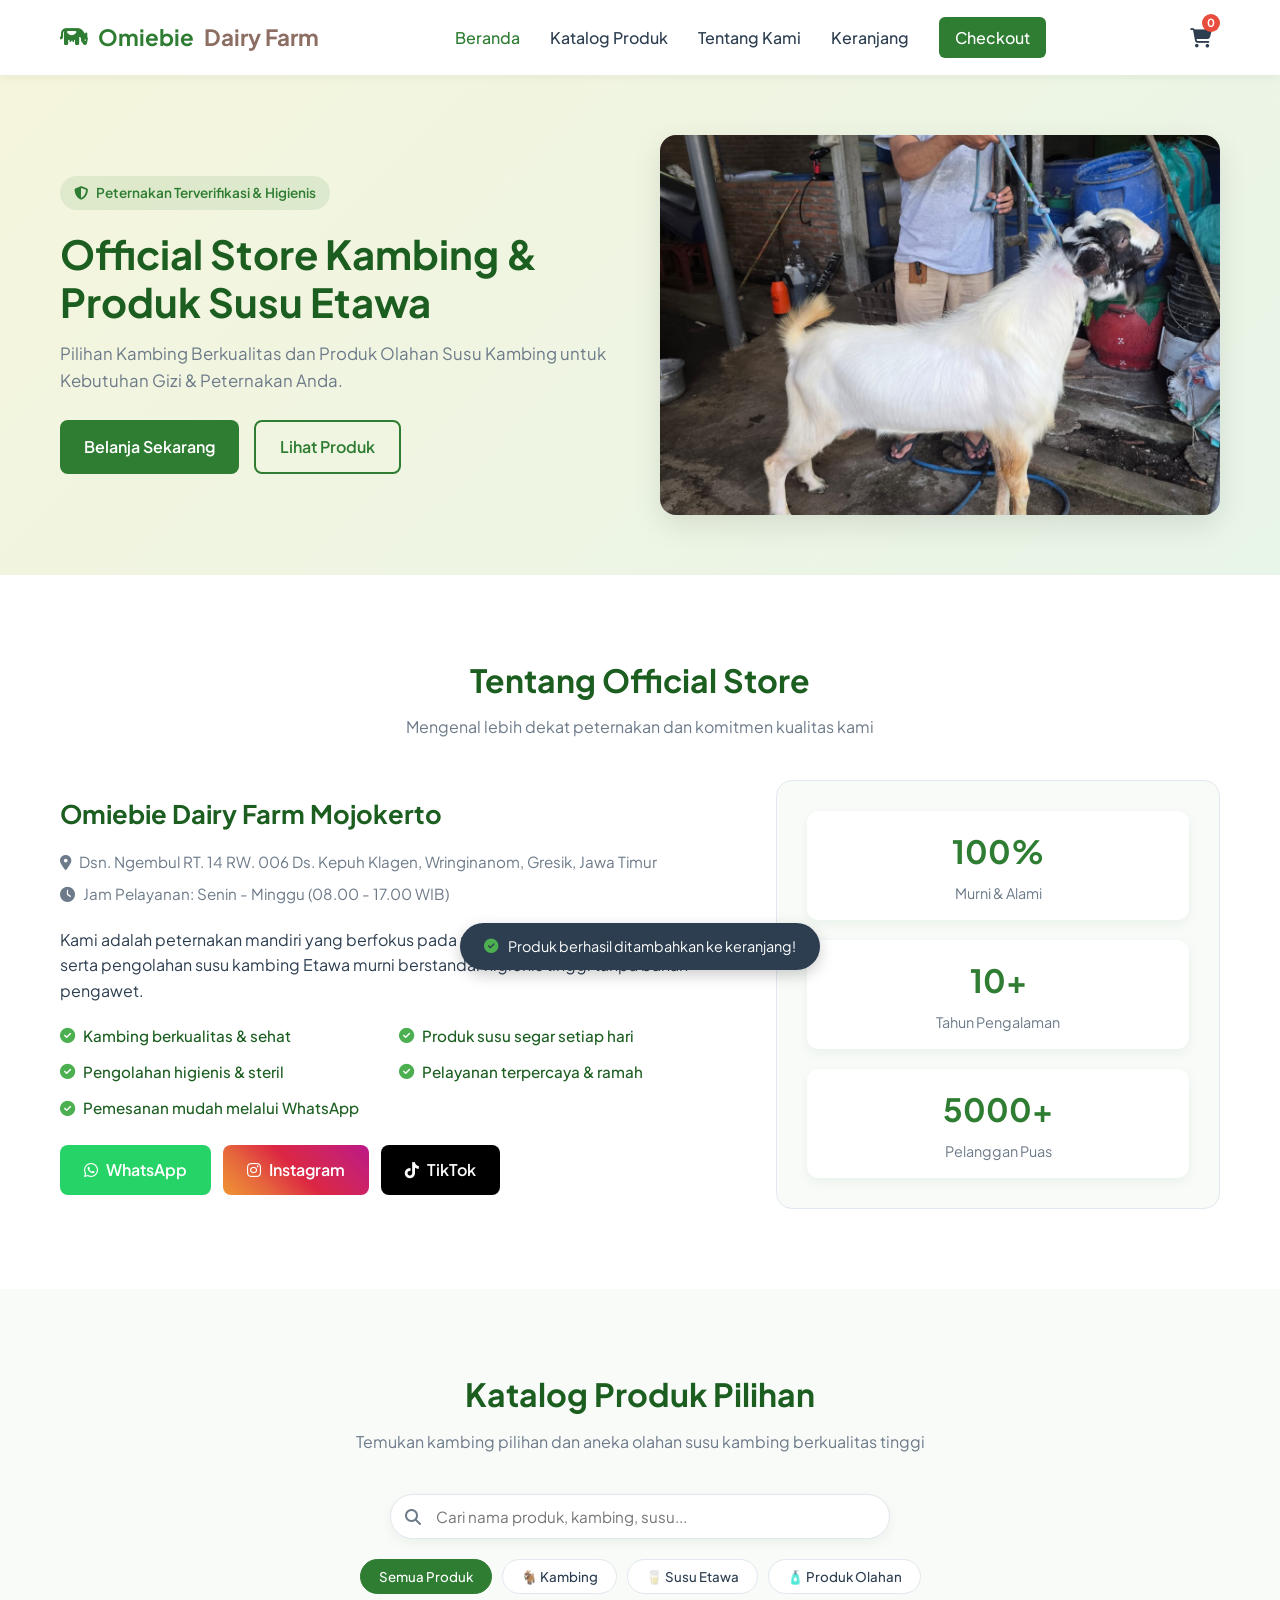
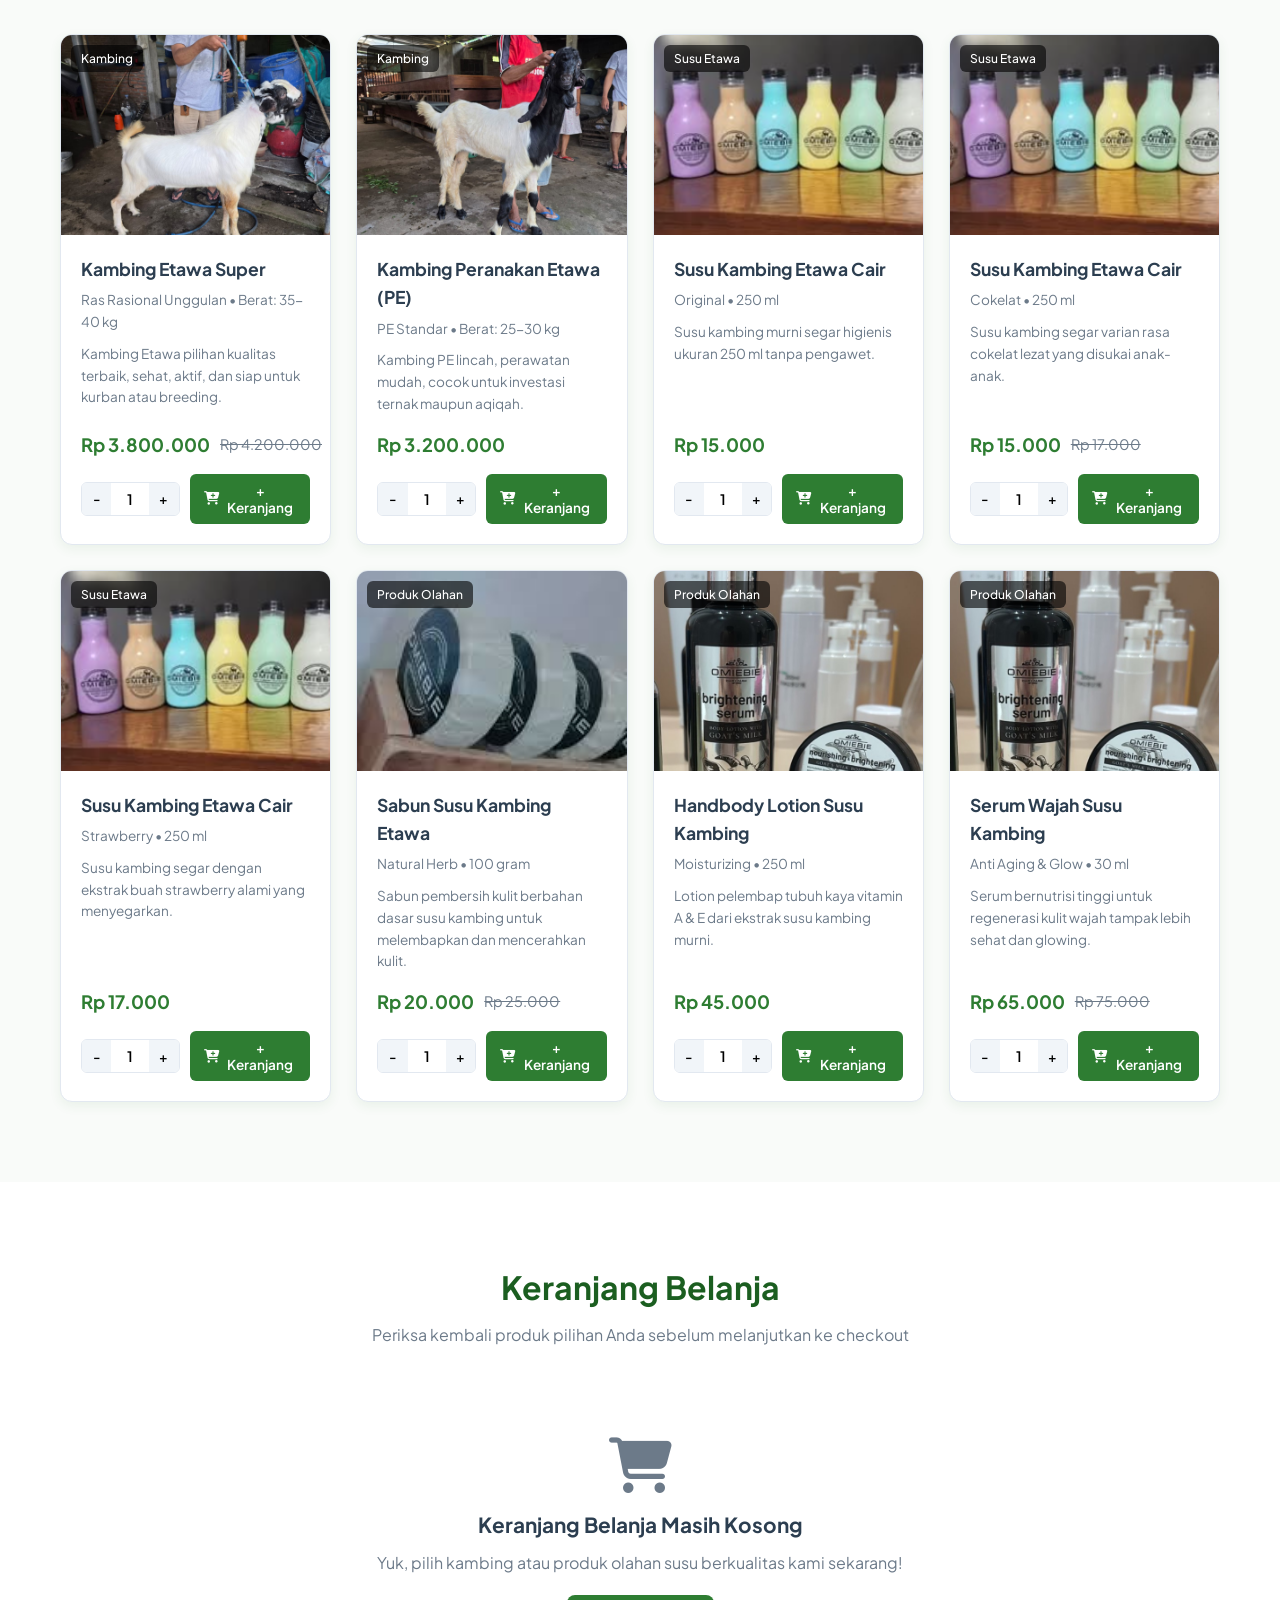
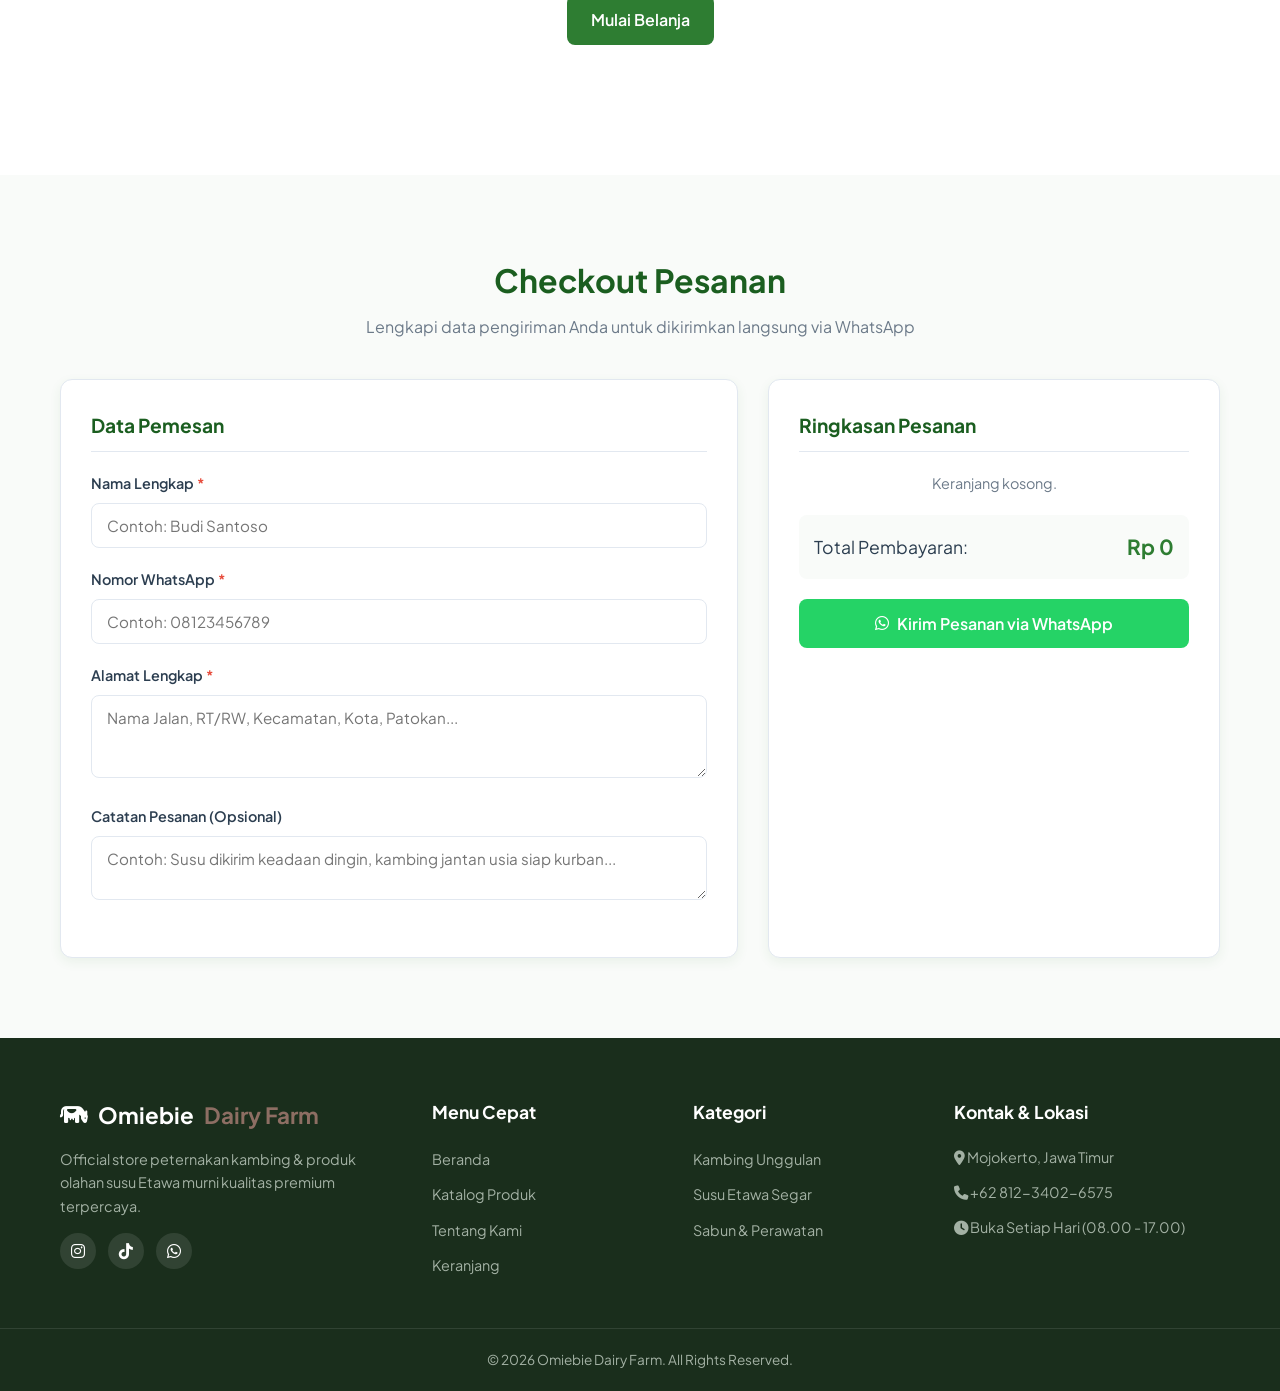
<file: Dailyfarm.html>
<!DOCTYPE html>
<html lang="id">
<head>
    <meta charset="UTF-8">
    <meta name="viewport" content="width=device-width, initial-scale=1.0">
    <title>Omiebie Dairy Farm - Official Store Kambing & Susu Etawa</title>
    <!-- Google Fonts -->
    <link href="https://fonts.googleapis.com/css2?family=Plus+Jakarta+Sans:wght@400;500;600;700&display=swap" rel="stylesheet">
    <!-- FontAwesome Icons -->
    <link rel="stylesheet" href="https://cdnjs.cloudflare.com/ajax/libs/font-awesome/6.4.0/css/all.min.css">
    
    <!-- STYLING CSS -->
    <style>
        /* RESET & VARIABLES (Modern Farm Theme) */
        :root {
            --primary: #2E7D32;
            --primary-dark: #1B5E20;
            --primary-light: #4CAF50;
            --accent: #F5F5DC;
            --brown: #8D6E63;
            --text-dark: #2C3E50;
            --text-muted: #6C7A89;
            --bg-light: #F9FBF9;
            --white: #FFFFFF;
            --border-color: #E2E8F0;
            --danger: #E74C3C;
            --shadow: 0 4px 12px rgba(46, 125, 50, 0.08);
            --transition: all 0.3s ease;
        }

        * {
            margin: 0;
            padding: 0;
            box-sizing: border-box;
            font-family: 'Plus Jakarta Sans', sans-serif;
            scroll-behavior: smooth;
        }

        body {
            background-color: var(--bg-light);
            color: var(--text-dark);
            line-height: 1.6;
        }

        .container {
            max-width: 1200px;
            margin: 0 auto;
            padding: 0 20px;
        }

        a {
            text-decoration: none;
            color: inherit;
        }

        ul {
            list-style: none;
        }

        /* HEADER & NAVBAR */
        .header {
            background: var(--white);
            box-shadow: 0 2px 10px rgba(0, 0, 0, 0.05);
            position: sticky;
            top: 0;
            z-index: 1000;
        }

        .navbar {
            display: flex;
            justify-content: space-between;
            align-items: center;
            height: 75px;
        }

        .logo {
            font-size: 1.4rem;
            font-weight: 700;
            color: var(--primary);
            display: flex;
            align-items: center;
            gap: 10px;
        }

        .logo span {
            color: var(--brown);
        }

        .nav-links {
            display: flex;
            align-items: center;
            gap: 30px;
        }

        .nav-links a {
            font-weight: 500;
            color: var(--text-dark);
            transition: var(--transition);
        }

        .nav-links a:hover, .nav-links a.active {
            color: var(--primary);
        }

        .btn-nav-checkout {
            background-color: var(--primary);
            color: var(--white) !important;
            padding: 8px 16px;
            border-radius: 6px;
        }

        .nav-right {
            display: flex;
            align-items: center;
            gap: 15px;
        }

        .cart-icon-btn {
            position: relative;
            font-size: 1.2rem;
            color: var(--text-dark);
            padding: 8px;
            transition: var(--transition);
        }

        .cart-icon-btn:hover {
            color: var(--primary);
        }

        .cart-badge {
            position: absolute;
            top: 0;
            right: 0;
            background-color: var(--danger);
            color: var(--white);
            font-size: 0.7rem;
            font-weight: 700;
            width: 18px;
            height: 18px;
            border-radius: 50%;
            display: flex;
            align-items: center;
            justify-content: center;
        }

        .hamburger {
            display: none;
            background: none;
            border: none;
            font-size: 1.5rem;
            color: var(--text-dark);
            cursor: pointer;
        }

        /* HERO SECTION & SLIDER OTOMATIS */
        .hero-section {
            padding: 60px 0;
            background: linear-gradient(135deg, #F5F5DC 0%, #E8F5E9 100%);
        }

        .hero-container {
            display: grid;
            grid-template-columns: 1fr 1fr;
            gap: 40px;
            align-items: center;
        }

        .badge-pill {
            display: inline-flex;
            align-items: center;
            gap: 8px;
            background: rgba(46, 125, 50, 0.1);
            color: var(--primary);
            padding: 6px 14px;
            border-radius: 20px;
            font-size: 0.85rem;
            font-weight: 600;
            margin-bottom: 20px;
        }

        .hero-text h1 {
            font-size: 2.5rem;
            line-height: 1.2;
            color: var(--primary-dark);
            margin-bottom: 15px;
        }

        .hero-text p {
            color: var(--text-muted);
            font-size: 1.05rem;
            margin-bottom: 25px;
        }

        .hero-buttons {
            display: flex;
            gap: 15px;
        }

        .btn {
            padding: 12px 24px;
            border-radius: 8px;
            font-weight: 600;
            cursor: pointer;
            transition: var(--transition);
            border: none;
            display: inline-flex;
            align-items: center;
            justify-content: center;
            gap: 8px;
        }

        .btn-primary {
            background-color: var(--primary);
            color: var(--white);
        }

        .btn-primary:hover {
            background-color: var(--primary-dark);
        }

        .btn-outline {
            background-color: transparent;
            border: 2px solid var(--primary);
            color: var(--primary);
        }

        .btn-outline:hover {
            background-color: var(--primary);
            color: var(--white);
        }

        /* Styling Hero Slider (Berganti setiap 2 detik) */
        .hero-slider {
            position: relative;
            width: 100%;
            height: 380px;
            border-radius: 16px;
            overflow: hidden;
            box-shadow: 0 10px 30px rgba(0,0,0,0.1);
            background: #e2e8f0;
        }

        .hero-slider img.slide {
            position: absolute;
            top: 0;
            left: 0;
            width: 100%;
            height: 100%;
            object-fit: cover;
            opacity: 0;
            transition: opacity 0.6s ease-in-out;
        }

        .hero-slider img.slide.active {
            opacity: 1;
        }

        /* SECTION TITLE */
        .section-title {
            text-align: center;
            margin-bottom: 40px;
        }

        .section-title h2 {
            font-size: 2rem;
            color: var(--primary-dark);
            margin-bottom: 8px;
        }

        .section-title p {
            color: var(--text-muted);
        }

        /* TENTANG KAMI */
        .about-section {
            padding: 80px 0;
            background: var(--white);
        }

        .about-grid {
            display: grid;
            grid-template-columns: 1.2fr 0.8fr;
            gap: 50px;
            align-items: center;
        }

        .about-info h3 {
            font-size: 1.6rem;
            color: var(--primary-dark);
            margin-bottom: 15px;
        }

        .store-location, .store-hours {
            color: var(--text-muted);
            font-size: 0.95rem;
            margin-bottom: 8px;
            display: flex;
            align-items: center;
            gap: 8px;
        }

        .store-desc {
            margin: 20px 0;
            color: var(--text-dark);
        }

        .features-list {
            display: grid;
            grid-template-columns: 1fr 1fr;
            gap: 12px;
            margin-bottom: 25px;
        }

        .feature-item {
            display: flex;
            align-items: center;
            gap: 8px;
            font-size: 0.95rem;
            color: var(--primary-dark);
            font-weight: 500;
        }

        .feature-item i {
            color: var(--primary-light);
        }

        .social-buttons-group {
            display: flex;
            flex-wrap: wrap;
            gap: 12px;
            margin-top: 20px;
        }

        .btn-whatsapp {
            background-color: #25D366;
            color: var(--white);
        }

        .btn-whatsapp:hover {
            background-color: #1EBE5D;
        }

        .btn-instagram {
            background: linear-gradient(45deg, #f09433 0%, #e6683c 25%, #dc2743 50%, #cc2366 75%, #bc1888 100%);
            color: var(--white);
        }

        .btn-instagram:hover {
            opacity: 0.9;
        }

        .btn-tiktok {
            background-color: #000000;
            color: var(--white);
        }

        .btn-tiktok:hover {
            background-color: #222222;
        }

        .about-stats-card {
            display: grid;
            grid-template-columns: 1fr;
            gap: 20px;
            background: var(--bg-light);
            padding: 30px;
            border-radius: 16px;
            border: 1px solid var(--border-color);
        }

        .stat-box {
            text-align: center;
            padding: 15px;
            background: var(--white);
            border-radius: 12px;
            box-shadow: var(--shadow);
        }

        .stat-box h4 {
            font-size: 2rem;
            color: var(--primary);
            margin-bottom: 5px;
        }

        .stat-box p {
            color: var(--text-muted);
            font-size: 0.9rem;
        }

        /* KATALOG PRODUK */
        .catalog-section {
            padding: 80px 0;
        }

        .filter-wrapper {
            display: flex;
            flex-direction: column;
            gap: 20px;
            margin-bottom: 40px;
        }

        .search-box {
            position: relative;
            max-width: 500px;
            margin: 0 auto;
            width: 100%;
        }

        .search-box i {
            position: absolute;
            left: 15px;
            top: 50%;
            transform: translateY(-50%);
            color: var(--text-muted);
        }

        .search-box input {
            width: 100%;
            padding: 12px 20px 12px 45px;
            border-radius: 30px;
            border: 1px solid var(--border-color);
            background: var(--white);
            outline: none;
            font-size: 0.95rem;
            box-shadow: var(--shadow);
            transition: var(--transition);
        }

        .search-box input:focus {
            border-color: var(--primary);
        }

        .category-filters {
            display: flex;
            justify-content: center;
            flex-wrap: wrap;
            gap: 10px;
        }

        .filter-btn {
            padding: 8px 18px;
            border-radius: 20px;
            border: 1px solid var(--border-color);
            background: var(--white);
            color: var(--text-dark);
            font-weight: 500;
            cursor: pointer;
            transition: var(--transition);
        }

        .filter-btn:hover, .filter-btn.active {
            background: var(--primary);
            color: var(--white);
            border-color: var(--primary);
        }

        .product-grid {
            display: grid;
            grid-template-columns: repeat(auto-fill, minmax(260px, 1fr));
            gap: 25px;
        }

        .product-card {
            background: var(--white);
            border-radius: 12px;
            overflow: hidden;
            box-shadow: var(--shadow);
            border: 1px solid var(--border-color);
            display: flex;
            flex-direction: column;
            transition: var(--transition);
        }

        .product-card:hover {
            transform: translateY(-5px);
            box-shadow: 0 10px 20px rgba(0,0,0,0.08);
        }

        .product-img-wrapper {
            height: 200px;
            position: relative;
            overflow: hidden;
            background: #eee;
        }

        .product-img-wrapper img {
            width: 100%;
            height: 100%;
            object-fit: cover;
            transition: var(--transition);
        }

        .product-card:hover .product-img-wrapper img {
            transform: scale(1.05);
        }

        .product-category-tag {
            position: absolute;
            top: 10px;
            left: 10px;
            background: rgba(0,0,0,0.6);
            color: var(--white);
            padding: 4px 10px;
            border-radius: 6px;
            font-size: 0.75rem;
            font-weight: 500;
        }

        .product-info {
            padding: 20px;
            display: flex;
            flex-direction: column;
            flex-grow: 1;
        }

        .product-title {
            font-size: 1.1rem;
            font-weight: 700;
            color: var(--text-dark);
            margin-bottom: 6px;
        }

        .product-variant-size {
            font-size: 0.85rem;
            color: var(--text-muted);
            margin-bottom: 10px;
        }

        .product-desc {
            font-size: 0.85rem;
            color: var(--text-muted);
            margin-bottom: 15px;
            flex-grow: 1;
        }

        .product-price-box {
            display: flex;
            align-items: center;
            gap: 10px;
            margin-bottom: 15px;
        }

        .current-price {
            font-size: 1.15rem;
            font-weight: 700;
            color: var(--primary);
        }

        .original-price {
            font-size: 0.9rem;
            color: var(--text-muted);
            text-decoration: line-through;
        }

        .quantity-action-wrapper {
            display: flex;
            align-items: center;
            justify-content: space-between;
            gap: 10px;
        }

        .qty-control {
            display: flex;
            align-items: center;
            border: 1px solid var(--border-color);
            border-radius: 6px;
            overflow: hidden;
        }

        .qty-btn {
            background: #f1f5f9;
            border: none;
            width: 32px;
            height: 32px;
            font-weight: 600;
            cursor: pointer;
            transition: var(--transition);
        }

        .qty-btn:hover {
            background: #e2e8f0;
        }

        .qty-input {
            width: 38px;
            text-align: center;
            border: none;
            font-size: 0.9rem;
            font-weight: 600;
            outline: none;
            background: transparent;
        }

        .btn-add-cart {
            background: var(--primary);
            color: var(--white);
            border: none;
            padding: 8px 14px;
            border-radius: 6px;
            font-size: 0.85rem;
            font-weight: 600;
            cursor: pointer;
            transition: var(--transition);
            display: flex;
            align-items: center;
            gap: 6px;
        }

        .btn-add-cart:hover {
            background: var(--primary-dark);
        }

        /* SHOPPING CART SECTION */
        .cart-section {
            padding: 80px 0;
            background: var(--white);
        }

        .cart-table-wrapper {
            overflow-x: auto;
            margin-bottom: 30px;
        }

        .cart-table {
            width: 100%;
            border-collapse: collapse;
            min-width: 650px;
        }

        .cart-table th, .cart-table td {
            padding: 15px;
            text-align: left;
            border-bottom: 1px solid var(--border-color);
        }

        .cart-table th {
            background: var(--bg-light);
            font-weight: 600;
            color: var(--text-dark);
        }

        .cart-item-info {
            display: flex;
            align-items: center;
            gap: 15px;
        }

        .cart-item-img {
            width: 60px;
            height: 60px;
            border-radius: 8px;
            object-fit: cover;
        }

        .cart-item-title {
            font-weight: 600;
            font-size: 0.95rem;
            color: var(--text-dark);
        }

        .cart-item-variant {
            font-size: 0.8rem;
            color: var(--text-muted);
        }

        .btn-remove-item {
            background: none;
            border: none;
            color: var(--danger);
            font-size: 1.1rem;
            cursor: pointer;
            transition: var(--transition);
        }

        .btn-remove-item:hover {
            opacity: 0.7;
        }

        .cart-summary-footer {
            display: flex;
            justify-content: space-between;
            align-items: center;
            background: var(--bg-light);
            padding: 20px 30px;
            border-radius: 12px;
            border: 1px solid var(--border-color);
        }

        .cart-total-text {
            font-size: 1.2rem;
            font-weight: 700;
            color: var(--primary-dark);
        }

        .empty-cart-state {
            text-align: center;
            padding: 50px 20px;
        }

        .empty-cart-state i {
            font-size: 3.5rem;
            color: var(--text-muted);
            margin-bottom: 15px;
        }

        .empty-cart-state h3 {
            font-size: 1.3rem;
            color: var(--text-dark);
            margin-bottom: 8px;
        }

        .empty-cart-state p {
            color: var(--text-muted);
            margin-bottom: 20px;
        }

        /* CHECKOUT SECTION */
        .checkout-section {
            padding: 80px 0;
        }

        .checkout-grid {
            display: grid;
            grid-template-columns: 1.2fr 0.8fr;
            gap: 30px;
        }

        .checkout-form-card, .checkout-summary-card {
            background: var(--white);
            padding: 30px;
            border-radius: 12px;
            box-shadow: var(--shadow);
            border: 1px solid var(--border-color);
        }

        .checkout-form-card h3, .checkout-summary-card h3 {
            font-size: 1.2rem;
            color: var(--primary-dark);
            margin-bottom: 20px;
            padding-bottom: 10px;
            border-bottom: 1px solid var(--border-color);
        }

        .form-group {
            margin-bottom: 20px;
        }

        .form-group label {
            display: block;
            font-size: 0.9rem;
            font-weight: 600;
            margin-bottom: 8px;
            color: var(--text-dark);
        }

        .required {
            color: var(--danger);
        }

        .form-group input, .form-group textarea {
            width: 100%;
            padding: 12px 15px;
            border-radius: 8px;
            border: 1px solid var(--border-color);
            outline: none;
            font-size: 0.95rem;
            transition: var(--transition);
        }

        .form-group input:focus, .form-group textarea:focus {
            border-color: var(--primary);
        }

        .checkout-summary-items {
            max-height: 250px;
            overflow-y: auto;
            margin-bottom: 20px;
        }

        .summary-item-row {
            display: flex;
            justify-content: space-between;
            font-size: 0.9rem;
            margin-bottom: 12px;
            padding-bottom: 8px;
            border-bottom: 1px dashed var(--border-color);
        }

        .summary-item-desc span {
            display: block;
            font-size: 0.75rem;
            color: var(--text-muted);
        }

        .checkout-total-box {
            display: flex;
            justify-content: space-between;
            align-items: center;
            font-size: 1.1rem;
            background: var(--bg-light);
            padding: 15px;
            border-radius: 8px;
            margin-bottom: 20px;
        }

        .checkout-total-box strong {
            color: var(--primary);
            font-size: 1.3rem;
        }

        .error-msg-box {
            background: #FDEDEC;
            color: var(--danger);
            padding: 10px 15px;
            border-radius: 6px;
            font-size: 0.85rem;
            margin-bottom: 15px;
            border: 1px solid #F5B7B1;
        }

        .hidden {
            display: none !important;
        }

        .btn-whatsapp-checkout {
            width: 100%;
            background-color: #25D366;
            color: var(--white);
            padding: 14px;
            font-size: 1rem;
        }

        .btn-whatsapp-checkout:hover {
            background-color: #1EBE5D;
        }

        /* FOOTER */
        .footer {
            background: #1A2E1C;
            color: var(--white);
            padding: 60px 0 20px 0;
        }

        .footer-grid {
            display: grid;
            grid-template-columns: 1.5fr 1fr 1fr 1.2fr;
            gap: 40px;
            margin-bottom: 40px;
        }

        .footer-logo {
            color: var(--white) !important;
            margin-bottom: 15px;
        }

        .footer-col p {
            color: #A3B1A4;
            font-size: 0.9rem;
            margin-bottom: 12px;
        }

        .footer-col h4 {
            font-size: 1.1rem;
            margin-bottom: 20px;
            color: var(--white);
        }

        .footer-col ul li {
            margin-bottom: 10px;
        }

        .footer-col ul li a {
            color: #A3B1A4;
            font-size: 0.9rem;
            transition: var(--transition);
        }

        .footer-col ul li a:hover {
            color: var(--white);
            padding-left: 5px;
        }

        .footer-social-links {
            display: flex;
            gap: 12px;
            margin-top: 15px;
        }

        .footer-social-links a {
            display: inline-flex;
            align-items: center;
            justify-content: center;
            width: 36px;
            height: 36px;
            background: rgba(255, 255, 255, 0.1);
            color: var(--white);
            border-radius: 50%;
            transition: var(--transition);
        }

        .footer-social-links a:hover {
            background: var(--primary);
            transform: translateY(-3px);
        }

        .footer-bottom {
            border-top: 1px solid rgba(255,255,255,0.1);
            padding-top: 20px;
            text-align: center;
        }

        .footer-bottom p {
            color: #A3B1A4;
            font-size: 0.85rem;
        }

        /* BACK TO TOP */
        .back-to-top {
            position: fixed;
            bottom: 30px;
            right: 30px;
            background: var(--primary);
            color: var(--white);
            width: 45px;
            height: 45px;
            border-radius: 50%;
            border: none;
            cursor: pointer;
            display: flex;
            align-items: center;
            justify-content: center;
            font-size: 1.1rem;
            box-shadow: 0 4px 10px rgba(0,0,0,0.2);
            opacity: 0;
            visibility: hidden;
            transition: var(--transition);
            z-index: 999;
        }

        .back-to-top.show {
            opacity: 1;
            visibility: visible;
        }

        .back-to-top:hover {
            background: var(--primary-dark);
        }

        /* TOAST NOTIFICATION */
        .toast-notification {
            position: fixed;
            bottom: 30px;
            left: 50%;
            transform: translateX(-50%) translateY(100px);
            background: #2C3E50;
            color: var(--white);
            padding: 12px 24px;
            border-radius: 30px;
            display: flex;
            align-items: center;
            gap: 10px;
            font-size: 0.9rem;
            box-shadow: 0 5px 15px rgba(0,0,0,0.2);
            transition: transform 0.3s ease;
            z-index: 2000;
        }

        .toast-notification.show {
            transform: translateX(-50%) translateY(0);
        }

        .toast-notification i {
            color: var(--primary-light);
        }

        /* RESPONSIVE DESIGN */
        @media (max-width: 992px) {
            .hero-container, .about-grid, .checkout-grid, .footer-grid {
                grid-template-columns: 1fr;
            }
            
            .hero-text h1 {
                font-size: 2.1rem;
            }

            .hero-slider {
                height: 280px;
            }

            .footer-grid {
                gap: 30px;
            }
        }

        @media (max-width: 768px) {
            .nav-links {
                position: absolute;
                top: 75px;
                left: 0;
                width: 100%;
                background: var(--white);
                flex-direction: column;
                align-items: flex-start;
                padding: 20px 30px;
                box-shadow: 0 10px 15px rgba(0,0,0,0.05);
                display: none;
            }

            .nav-links.active {
                display: flex;
            }

            .hamburger {
                display: block;
            }
        }
    </style>
</head>
<body>

    <!-- HEADER & NAVIGASI -->
    <header class="header">
        <div class="container navbar">
            <a href="#beranda" class="logo">
                <i class="fa-solid fa-cow"></i> Omiebie<span>Dairy Farm</span>
            </a>
            <nav class="nav-links" id="navLinks">
                <a href="#beranda" class="active">Beranda</a>
                <a href="#katalog">Katalog Produk</a>
                <a href="#tentang">Tentang Kami</a>
                <a href="#keranjang">Keranjang</a>
                <a href="#checkout" class="btn-nav-checkout">Checkout</a>
            </nav>
            <div class="nav-right">
                <a href="#keranjang" class="cart-icon-btn" aria-label="Keranjang Belanja">
                    <i class="fa-solid fa-cart-shopping"></i>
                    <span class="cart-badge" id="cartBadge">0</span>
                </a>
                <button class="hamburger" id="hamburgerBtn" aria-label="Menu">
                    <i class="fa-solid fa-bars"></i>
                </button>
            </div>
        </div>
    </header>

    <!-- KONTEN UTAMA -->
    <main>

        <!-- HERO SECTION DENGAN SLIDER OTOMATIS (2 DETIK) -->
        <section id="beranda" class="hero-section">
            <div class="container hero-container">
                <div class="hero-text">
                    <span class="badge-pill"><i class="fa-solid fa-shield-halved"></i> Peternakan Terverifikasi & Higienis</span>
                    <h1>Official Store Kambing & Produk Susu Etawa</h1>
                    <p>Pilihan Kambing Berkualitas dan Produk Olahan Susu Kambing untuk Kebutuhan Gizi & Peternakan Anda.</p>
                    <div class="hero-buttons">
                        <a href="#katalog" class="btn btn-primary">Belanja Sekarang</a>
                        <a href="#tentang" class="btn btn-outline">Lihat Produk</a>
                    </div>
                </div>
                
                <!-- Hero Slider Berganti Tiap 2 Detik -->
                <div class="hero-image">
                    <div class="hero-slider" id="heroSlider">
                        <img src="omiebie.png" alt="Peternakan Omiebie 1" class="slide active">
                        <img src="kambing1.png" alt="Kambing Etawa Unggulan" class="slide">
                        <img src="susu.png" alt="Susu Kambing Etawa Segar" class="slide">
                    </div>
                </div>
            </div>
        </section>

        <!-- TENTANG KAMI -->
        <section id="tentang" class="about-section">
            <div class="container">
                <div class="section-title">
                    <h2>Tentang Official Store</h2>
                    <p>Mengenal lebih dekat peternakan dan komitmen kualitas kami</p>
                </div>
                <div class="about-grid">
                    <div class="about-info">
                        <h3>Omiebie Dairy Farm Mojokerto</h3>
                        <p class="store-location"><i class="fa-solid fa-location-dot"></i> Dsn. Ngembul RT. 14 RW. 006 Ds. Kepuh Klagen, Wringinanom, Gresik, Jawa Timur</p>
                        <p class="store-hours"><i class="fa-solid fa-clock"></i> Jam Pelayanan: Senin - Minggu (08.00 - 17.00 WIB)</p>
                        <p class="store-desc">Kami adalah peternakan mandiri yang berfokus pada pembibitan kambing unggulan serta pengolahan susu kambing Etawa murni berstandar higienis tinggi tanpa bahan pengawet.</p>
                        
                        <div class="features-list">
                            <div class="feature-item"><i class="fa-solid fa-circle-check"></i> Kambing berkualitas & sehat</div>
                            <div class="feature-item"><i class="fa-solid fa-circle-check"></i> Produk susu segar setiap hari</div>
                            <div class="feature-item"><i class="fa-solid fa-circle-check"></i> Pengolahan higienis & steril</div>
                            <div class="feature-item"><i class="fa-solid fa-circle-check"></i> Pelayanan terpercaya & ramah</div>
                            <div class="feature-item"><i class="fa-solid fa-circle-check"></i> Pemesanan mudah melalui WhatsApp</div>
                        </div>

                        <!-- Tombol Kontak & Media Sosial -->
                        <div class="social-buttons-group">
                            <a href="https://wa.me/6281234026575?text=Halo%20Admin,%20saya%20ingin%20berkonsultasi%20mengenai%20produk%20FarmStore%20Etawa." target="_blank" class="btn btn-whatsapp">
                                <i class="fa-brands fa-whatsapp"></i> WhatsApp
                            </a>
                            <a href="https://www.instagram.com/omiebiedairyfarm?stkn=MTh0OGxlNG16cjh3" target="_blank" class="btn btn-instagram">
                                <i class="fa-brands fa-instagram"></i> Instagram
                            </a>
                            <a href="https://www.tiktok.com/@omiebieofficial?_r=1&_t=ZS-99f7NjSJyM5" target="_blank" class="btn btn-tiktok">
                                <i class="fa-brands fa-tiktok"></i> TikTok
                            </a>
                        </div>
                    </div>
                    <div class="about-stats-card">
                        <div class="stat-box">
                            <h4>100%</h4>
                            <p>Murni & Alami</p>
                        </div>
                        <div class="stat-box">
                            <h4>10+</h4>
                            <p>Tahun Pengalaman</p>
                        </div>
                        <div class="stat-box">
                            <h4>5000+</h4>
                            <p>Pelanggan Puas</p>
                        </div>
                    </div>
                </div>
            </div>
        </section>

        <!-- KATALOG PRODUK -->
        <section id="katalog" class="catalog-section">
            <div class="container">
                <div class="section-title">
                    <h2>Katalog Produk Pilihan</h2>
                    <p>Temukan kambing pilihan dan aneka olahan susu kambing berkualitas tinggi</p>
                </div>

                <!-- PENCARIAN & FILTER KATEGORI -->
                <div class="filter-wrapper">
                    <div class="search-box">
                        <i class="fa-solid fa-magnifying-glass"></i>
                        <input type="text" id="searchInput" placeholder="Cari nama produk, kambing, susu...">
                    </div>
                    <div class="category-filters" id="categoryFilters">
                        <button class="filter-btn active" data-category="all">Semua Produk</button>
                        <button class="filter-btn" data-category="Kambing">🐐 Kambing</button>
                        <button class="filter-btn" data-category="Susu Etawa">🥛 Susu Etawa</button>
                        <button class="filter-btn" data-category="Produk Olahan">🧴 Produk Olahan</button>
                    </div>
                </div>

                <!-- GRID PRODUK -->
                <div class="product-grid" id="productGrid">
                    <!-- Produk akan dirender secara dinamis via JavaScript -->
                </div>
            </div>
        </section>

        <!-- SHOPPING CART SECTION -->
        <section id="keranjang" class="cart-section">
            <div class="container">
                <div class="section-title">
                    <h2>Keranjang Belanja</h2>
                    <p>Periksa kembali produk pilihan Anda sebelum melanjutkan ke checkout</p>
                </div>
                
                <div class="cart-content-wrapper" id="cartContentWrapper">
                    <!-- Dinamis: tabel keranjang atau empty state -->
                </div>
            </div>
        </section>

        <!-- HALAMAN CHECKOUT -->
        <section id="checkout" class="checkout-section">
            <div class="container">
                <div class="section-title">
                    <h2>Checkout Pesanan</h2>
                    <p>Lengkapi data pengiriman Anda untuk dikirimkan langsung via WhatsApp</p>
                </div>

                <div class="checkout-grid">
                    <!-- Form Pemesan -->
                    <div class="checkout-form-card">
                        <h3>Data Pemesan</h3>
                        <form id="checkoutForm">
                            <div class="form-group">
                                <label for="buyerName">Nama Lengkap <span class="required">*</span></label>
                                <input type="text" id="buyerName" placeholder="Contoh: Budi Santoso">
                            </div>
                            <div class="form-group">
                                <label for="buyerPhone">Nomor WhatsApp <span class="required">*</span></label>
                                <input type="tel" id="buyerPhone" placeholder="Contoh: 08123456789">
                            </div>
                            <div class="form-group">
                                <label for="buyerAddress">Alamat Lengkap <span class="required">*</span></label>
                                <textarea id="buyerAddress" rows="3" placeholder="Nama Jalan, RT/RW, Kecamatan, Kota, Patokan..."></textarea>
                            </div>
                            <div class="form-group">
                                <label for="buyerNotes">Catatan Pesanan (Opsional)</label>
                                <textarea id="buyerNotes" rows="2" placeholder="Contoh: Susu dikirim keadaan dingin, kambing jantan usia siap kurban..."></textarea>
                            </div>
                        </form>
                    </div>

                    <!-- Ringkasan Pesanan Checkout -->
                    <div class="checkout-summary-card">
                        <h3>Ringkasan Pesanan</h3>
                        <div id="checkoutSummaryItems" class="checkout-summary-items">
                            <!-- Dinamis via JS -->
                        </div>
                        <div class="checkout-total-box">
                            <span>Total Pembayaran:</span>
                            <strong id="checkoutGrandTotal">Rp 0</strong>
                        </div>
                        <div id="checkoutErrorMsg" class="error-msg-box hidden"></div>
                        <button type="button" id="btnSendWhatsApp" class="btn btn-whatsapp-checkout">
                            <i class="fa-brands fa-whatsapp"></i> Kirim Pesanan via WhatsApp
                        </button>
                    </div>
                </div>
            </div>
        </section>

    </main>

    <!-- FOOTER -->
    <footer class="footer">
        <div class="container footer-grid">
            <div class="footer-col">
                <a href="#beranda" class="logo footer-logo">
                    <i class="fa-solid fa-cow"></i> Omiebie<span>Dairy Farm</span>
                </a>
                <p>Official store peternakan kambing & produk olahan susu Etawa murni kualitas premium terpercaya.</p>
                
                <!-- Ikon Sosial Media di Footer -->
                <div class="footer-social-links">
                    <a href="https://www.instagram.com/omiebiedairyfarm?stkn=MTh0OGxlNG16cjh3" target="_blank" aria-label="Instagram"><i class="fa-brands fa-instagram"></i></a>
                    <a href="https://www.tiktok.com/@omiebieofficial?_r=1&_t=ZS-99f7NjSJyM5" target="_blank" aria-label="TikTok"><i class="fa-brands fa-tiktok"></i></a>
                    <a href="https://wa.me/6281234036575" target="_blank" aria-label="WhatsApp"><i class="fa-brands fa-whatsapp"></i></a>
                </div>
            </div>
            <div class="footer-col">
                <h4>Menu Cepat</h4>
                <ul>
                    <li><a href="#beranda">Beranda</a></li>
                    <li><a href="#katalog">Katalog Produk</a></li>
                    <li><a href="#tentang">Tentang Kami</a></li>
                    <li><a href="#keranjang">Keranjang</a></li>
                </ul>
            </div>
            <div class="footer-col">
                <h4>Kategori</h4>
                <ul>
                    <li><a href="#katalog">Kambing Unggulan</a></li>
                    <li><a href="#katalog">Susu Etawa Segar</a></li>
                    <li><a href="#katalog">Sabun & Perawatan</a></li>
                </ul>
            </div>
            <div class="footer-col">
                <h4>Kontak & Lokasi</h4>
                <p><i class="fa-solid fa-location-dot"></i> Mojokerto, Jawa Timur</p>
                <p><i class="fa-solid fa-phone"></i> +62 812-3402-6575</p>
                <p><i class="fa-solid fa-clock"></i> Buka Setiap Hari (08.00 - 17.00)</p>
            </div>
        </div>
        <div class="footer-bottom">
            <div class="container">
                <p>&copy; 2026 Omiebie Dairy Farm. All Rights Reserved.</p>
            </div>
        </div>
    </footer>

    <!-- TOMBOL BACK TO TOP -->
    <button id="backToTopBtn" class="back-to-top" aria-label="Kembali ke atas">
        <i class="fa-solid fa-arrow-up"></i>
    </button>

    <!-- TOAST NOTIFICATION -->
    <div id="toastNotification" class="toast-notification">
        <i class="fa-solid fa-circle-check"></i>
        <span id="toastMessage">Produk berhasil ditambahkan ke keranjang!</span>
    </div>

    <!-- SCRIPT JAVASCRIPT -->
    <script>
        // ================= CONFIGURASI & DATA PRODUK =================
        const WHATSAPP_SELLER_NUMBER = "6281234026575"; // Nomor WhatsApp Penjual

        const productsData = [
            // KATEGORI KAMBING
            {
                id: "kambing-etawa-super",
                name: "Kambing Etawa Super",
                category: "Kambing",
                variant: "Ras Rasional Unggulan",
                size: "Berat: 35-40 kg",
                weight: 38,
                price: 4200000,
                promoPrice: 3800000,
                image: "kambing1.png",
                stock: 15,
                description: "Kambing Etawa pilihan kualitas terbaik, sehat, aktif, dan siap untuk kurban atau breeding."
            },
            {
                id: "kambing-peranakan-etawa",
                name: "Kambing Peranakan Etawa (PE)",
                category: "Kambing",
                variant: "PE Standar",
                size: "Berat: 25-30 kg",
                weight: 28,
                price: 3200000,
                promoPrice: 0,
                image: "kambing2.png",
                stock: 20,
                description: "Kambing PE lincah, perawatan mudah, cocok untuk investasi ternak maupun aqiqah."
            },

            // KATEGORI SUSU ETAWA (CAIR & BUBUK)
            {
                id: "susu-cair-original-250",
                name: "Susu Kambing Etawa Cair",
                category: "Susu Etawa",
                variant: "Original",
                size: "250 ml",
                weight: 0.25,
                price: 15000,
                promoPrice: 0,
                image: "susu.png",
                stock: 100,
                description: "Susu kambing murni segar higienis ukuran 250 ml tanpa pengawet."
            },
            {
                id: "susu-cair-cokelat-250",
                name: "Susu Kambing Etawa Cair",
                category: "Susu Etawa",
                variant: "Cokelat",
                size: "250 ml",
                weight: 0.25,
                price: 17000,
                promoPrice: 15000,
                image: "susu.png",
                stock: 80,
                description: "Susu kambing segar varian rasa cokelat lezat yang disukai anak-anak."
            },
            {
                id: "susu-cair-strawberry-250",
                name: "Susu Kambing Etawa Cair",
                category: "Susu Etawa",
                variant: "Strawberry",
                size: "250 ml",
                weight: 0.25,
                price: 17000,
                promoPrice: 0,
                image: "susu.png",
                stock: 75,
                description: "Susu kambing segar dengan ekstrak buah strawberry alami yang menyegarkan."
            },
            
            // KATEGORI PRODUK OLAHAN
            {
                id: "sabun-susu-kambing",
                name: "Sabun Susu Kambing Etawa",
                category: "Produk Olahan",
                variant: "Natural Herb",
                size: "100 gram",
                weight: 0.1,
                price: 25000,
                promoPrice: 20000,
                image: "sabunbatang2.jpg",
                stock: 120,
                description: "Sabun pembersih kulit berbahan dasar susu kambing untuk melembapkan dan mencerahkan kulit."
            },
            {
                id: "handbody-susu-kambing",
                name: "Handbody Lotion Susu Kambing",
                category: "Produk Olahan",
                variant: "Moisturizing",
                size: "250 ml",
                weight: 0.25,
                price: 45000,
                promoPrice: 0,
                image: "bodyserum.png",
                stock: 90,
                description: "Lotion pelembap tubuh kaya vitamin A & E dari ekstrak susu kambing murni."
            },
            {
                id: "serum-susu-kambing",
                name: "Serum Wajah Susu Kambing",
                category: "Produk Olahan",
                variant: "Anti Aging & Glow",
                size: "30 ml",
                weight: 0.05,
                price: 75000,
                promoPrice: 65000,
                image: "bodyserum.png",
                stock: 45,
                description: "Serum bernutrisi tinggi untuk regenerasi kulit wajah tampak lebih sehat dan glowing."
            }
        ];

        // ================= STATE MANAGEMENT =================
        let cart = [];
        try {
            const savedCart = localStorage.getItem('omiebie_cart');
            if (savedCart) {
                cart = JSON.parse(savedCart);
            }
        } catch (e) {
            console.error("Gagal membaca localStorage:", e);
        }

        // ================= DOM ELEMENTS =================
        const navLinks = document.getElementById('navLinks');
        const hamburgerBtn = document.getElementById('hamburgerBtn');
        const productGrid = document.getElementById('productGrid');
        const searchInput = document.getElementById('searchInput');
        const categoryFilters = document.getElementById('categoryFilters');
        const cartBadge = document.getElementById('cartBadge');
        const cartContentWrapper = document.getElementById('cartContentWrapper');
        const checkoutSummaryItems = document.getElementById('checkoutSummaryItems');
        const checkoutGrandTotal = document.getElementById('checkoutGrandTotal');
        const btnSendWhatsApp = document.getElementById('btnSendWhatsApp');
        const checkoutErrorMsg = document.getElementById('checkoutErrorMsg');
        const backToTopBtn = document.getElementById('backToTopBtn');
        const toastNotification = document.getElementById('toastNotification');
        const toastMessage = document.getElementById('toastMessage');

        // ================= INISIALISASI APLIKASI =================
        document.addEventListener('DOMContentLoaded', () => {
            renderProducts(productsData);
            updateCartUI();
            initEventListeners();
            initHeroSlider(); // Menjalankan slider otomatis 2 detik
        });

        // ================= HERO SLIDER OTOMATIS (2 DETIK) =================
        function initHeroSlider() {
            const slides = document.querySelectorAll("#heroSlider img.slide");
            let currentSlide = 0;

            if (slides.length > 0) {
                setInterval(() => {
                    slides[currentSlide].classList.remove("active");
                    currentSlide = (currentSlide + 1) % slides.length;
                    slides[currentSlide].classList.add("active");
                }, 2000); // 2000 ms = 2 detik
            }
        }

        // ================= EVENT LISTENERS =================
        function initEventListeners() {
            hamburgerBtn.addEventListener('click', () => {
                navLinks.classList.toggle('active');
            });

            document.querySelectorAll('.nav-links a').forEach(link => {
                link.addEventListener('click', () => {
                    navLinks.classList.remove('active');
                });
            });

            searchInput.addEventListener('input', (e) => {
                const keyword = e.target.value.toLowerCase();
                const activeCategory = document.querySelector('.filter-btn.active').dataset.category;
                filterAndRenderProducts(activeCategory, keyword);
            });

            categoryFilters.addEventListener('click', (e) => {
                if (e.target.classList.contains('filter-btn')) {
                    document.querySelectorAll('.filter-btn').forEach(btn => btn.classList.remove('active'));
                    e.target.classList.add('active');
                    const category = e.target.dataset.category;
                    const keyword = searchInput.value.toLowerCase();
                    filterAndRenderProducts(category, keyword);
                }
            });

            window.addEventListener('scroll', () => {
                if (window.scrollY > 300) {
                    backToTopBtn.classList.add('show');
                } else {
                    backToTopBtn.classList.remove('show');
                }
            });

            backToTopBtn.addEventListener('click', () => {
                window.scrollTo({ top: 0, behavior: 'smooth' });
            });

            btnSendWhatsApp.addEventListener('click', handleWhatsAppCheckout);
        }

        // ================= FILTER & RENDER KATALOG =================
        function filterAndRenderProducts(category, keyword) {
            let filtered = productsData;

            if (category !== 'all') {
                filtered = filtered.filter(p => p.category === category);
            }

            if (keyword) {
                filtered = filtered.filter(p => 
                    p.name.toLowerCase().includes(keyword) || 
                    p.variant.toLowerCase().includes(keyword) ||
                    p.description.toLowerCase().includes(keyword)
                );
            }

            renderProducts(filtered);
        }

        function renderProducts(products) {
            if (products.length === 0) {
                productGrid.innerHTML = `
                    <div style="grid-column: 1/-1; text-align: center; padding: 40px; color: var(--text-muted);">
                        <i class="fa-solid fa-box-open" style="font-size: 2.5rem; margin-bottom: 10px;"></i>
                        <p>Produk yang kamu cari tidak ditemukan.</p>
                    </div>
                `;
                return;
            }

            productGrid.innerHTML = products.map(product => {
                const activePrice = product.promoPrice > 0 ? product.promoPrice : product.price;
                return `
                    <div class="product-card">
                        <div class="product-img-wrapper">
                            <span class="product-category-tag">${product.category}</span>
                            <img src="${product.image}" alt="${product.name}" loading="lazy">
                        </div>
                        <div class="product-info">
                            <h4 class="product-title">${product.name}</h4>
                            <p class="product-variant-size">${product.variant} • ${product.size}</p>
                            <p class="product-desc">${product.description}</p>
                            
                            <div class="product-price-box">
                                <span class="current-price">${formatRupiah(activePrice)}</span>
                                ${product.promoPrice > 0 ? `<span class="original-price">${formatRupiah(product.price)}</span>` : ''}
                            </div>

                            <div class="quantity-action-wrapper">
                                <div class="qty-control">
                                    <button class="qty-btn" onclick="adjustProductQty('${product.id}', -1)">-</button>
                                    <input type="text" id="qty-${product.id}" class="qty-input" value="1" readonly>
                                    <button class="qty-btn" onclick="adjustProductQty('${product.id}', 1)">+</button>
                                </div>
                                <button class="btn-add-cart" onclick="addToCart('${product.id}')">
                                    <i class="fa-solid fa-cart-plus"></i> + Keranjang
                                </button>
                            </div>
                        </div>
                    </div>
                `;
            }).join('');
        }

        function adjustProductQty(productId, change) {
            const inputEl = document.getElementById(`qty-${productId}`);
            if (!inputEl) return;
            let currentQty = parseInt(inputEl.value) || 1;
            currentQty += change;
            if (currentQty < 1) currentQty = 1;
            
            const product = productsData.find(p => p.id === productId);
            if (product && currentQty > product.stock) {
                currentQty = product.stock;
                showToast(`Stok maksimal tersedia: ${product.stock}`);
            }
            
            inputEl.value = currentQty;
        }

        // ================= FUNGSI KERANJANG BELANJA =================
        function addToCart(productId) {
            const product = productsData.find(p => p.id === productId);
            const qtyInput = document.getElementById(`qty-${productId}`);
            const quantity = qtyInput ? parseInt(qtyInput.value) || 1 : 1;

            if (!product) return;

            const existingIndex = cart.findIndex(item => item.id === productId);
            if (existingIndex > -1) {
                cart[existingIndex].quantity += quantity;
                if (cart[existingIndex].quantity > product.stock) {
                    cart[existingIndex].quantity = product.stock;
                }
            } else {
                cart.push({
                    id: product.id,
                    name: product.name,
                    variant: `${product.variant} (${product.size})`,
                    price: product.promoPrice > 0 ? product.promoPrice : product.price,
                    image: product.image,
                    quantity: quantity
                });
            }

            saveCartToLocalStorage();
            updateCartUI();
            showToast(`Berhasil menambahkan ${product.name} ke keranjang!`);

            if (qtyInput) qtyInput.value = 1;
        }

        function updateCartItemQty(productId, change) {
            const item = cart.find(i => i.id === productId);
            if (!item) return;

            item.quantity += change;
            const product = productsData.find(p => p.id === productId);

            if (item.quantity <= 0) {
                removeFromCart(productId);
                return;
            }

            if (product && item.quantity > product.stock) {
                item.quantity = product.stock;
                showToast(`Maksimal stok ${product.stock}`);
            }

            saveCartToLocalStorage();
            updateCartUI();
        }

        function removeFromCart(productId) {
            cart = cart.filter(item => item.id !== productId);
            saveCartToLocalStorage();
            updateCartUI();
            showToast("Produk dihapus dari keranjang.");
        }

        function saveCartToLocalStorage() {
            try {
                localStorage.setItem('omiebie_cart', JSON.stringify(cart));
            } catch (e) {
                console.error("Gagal menyimpan ke localStorage:", e);
            }
        }

        function updateCartUI() {
            const totalItemsCount = cart.reduce((sum, item) => sum + item.quantity, 0);
            cartBadge.textContent = totalItemsCount;

            if (cart.length === 0) {
                cartContentWrapper.innerHTML = `
                    <div class="empty-cart-state">
                        <i class="fa-solid fa-cart-shopping"></i>
                        <h3>Keranjang Belanja Masih Kosong</h3>
                        <p>Yuk, pilih kambing atau produk olahan susu berkualitas kami sekarang!</p>
                        <a href="#katalog" class="btn btn-primary">Mulai Belanja</a>
                    </div>
                `;
            } else {
                let cartTableHTML = `
                    <div class="cart-table-wrapper">
                        <table class="cart-table">
                            <thead>
                                <tr>
                                    <th>Produk</th>
                                    <th>Harga Satuan</th>
                                    <th>Jumlah</th>
                                    <th>Subtotal</th>
                                    <th>Aksi</th>
                                </tr>
                            </thead>
                            <tbody>
                `;

                cart.forEach(item => {
                    const subtotal = item.price * item.quantity;
                    cartTableHTML += `
                        <tr>
                            <td>
                                <div class="cart-item-info">
                                    <img src="${item.image}" alt="${item.name}" class="cart-item-img">
                                    <div>
                                        <div class="cart-item-title">${item.name}</div>
                                        <div class="cart-item-variant">${item.variant}</div>
                                    </div>
                                </div>
                            </td>
                            <td>${formatRupiah(item.price)}</td>
                            <td>
                                <div class="qty-control" style="width: 100px;">
                                    <button class="qty-btn" onclick="updateCartItemQty('${item.id}', -1)">-</button>
                                    <input type="text" class="qty-input" value="${item.quantity}" readonly>
                                    <button class="qty-btn" onclick="updateCartItemQty('${item.id}', 1)">+</button>
                                </div>
                            </td>
                            <td><strong>${formatRupiah(subtotal)}</strong></td>
                            <td>
                                <button class="btn-remove-item" onclick="removeFromCart('${item.id}')" aria-label="Hapus">
                                    <i class="fa-solid fa-trash-can"></i>
                                </button>
                            </td>
                        </tr>
                    `;
                });

                const grandTotal = cart.reduce((sum, item) => sum + (item.price * item.quantity), 0);

                cartTableHTML += `
                            </tbody>
                        </table>
                    </div>
                    <div class="cart-summary-footer">
                        <div class="cart-total-text">
                            Total Keseluruhan: <span style="color: var(--primary);">${formatRupiah(grandTotal)}</span>
                        </div>
                        <a href="#checkout" class="btn btn-primary">Lanjut ke Checkout &rarr;</a>
                    </div>
                `;

                cartContentWrapper.innerHTML = cartTableHTML;
            }

            updateCheckoutSummary();
        }

        // ================= CHECKOUT & WHATSAPP =================
        function updateCheckoutSummary() {
            if (cart.length === 0) {
                checkoutSummaryItems.innerHTML = `<p style="color: var(--text-muted); text-align: center; font-size: 0.9rem;">Keranjang kosong.</p>`;
                checkoutGrandTotal.textContent = formatRupiah(0);
                return;
            }

            let summaryHTML = '';
            let grandTotal = 0;

            cart.forEach(item => {
                const subtotal = item.price * item.quantity;
                grandTotal += subtotal;
                summaryHTML += `
                    <div class="summary-item-row">
                        <div class="summary-item-desc">
                            <strong>${item.name}</strong>
                            <span>${item.variant} (${item.quantity}x)</span>
                        </div>
                        <div>${formatRupiah(subtotal)}</div>
                    </div>
                `;
            });

            checkoutSummaryItems.innerHTML = summaryHTML;
            checkoutGrandTotal.textContent = formatRupiah(grandTotal);
        }

        function handleWhatsAppCheckout() {
            const name = document.getElementById('buyerName').value.trim();
            const phone = document.getElementById('buyerPhone').value.trim();
            const address = document.getElementById('buyerAddress').value.trim();
            const notes = document.getElementById('buyerNotes').value.trim();

            checkoutErrorMsg.classList.add('hidden');
            checkoutErrorMsg.textContent = '';

            if (cart.length === 0) {
                showError("Keranjang belanja masih kosong. Silakan pilih produk terlebih dahulu.");
                return;
            }

            if (!name) {
                showError("Nama lengkap wajib diisi.");
                document.getElementById('buyerName').focus();
                return;
            }

            if (!phone) {
                showError("Nomor WhatsApp wajib diisi.");
                document.getElementById('buyerPhone').focus();
                return;
            }

            const phoneRegex = /^[0-9]{9,15}$/;
            const cleanPhone = phone.replace(/[^0-9]/g, '');
            if (!phoneRegex.test(cleanPhone)) {
                showError("Format nomor WhatsApp tidak valid. Masukkan hanya angka (9-15 digit).");
                document.getElementById('buyerPhone').focus();
                return;
            }

            if (!address) {
                showError("Alamat lengkap wajib diisi untuk keperluan pengiriman.");
                document.getElementById('buyerAddress').focus();
                return;
            }

            let pesan = `Halo Admin Omiebie Dairy Farm, saya ingin melakukan pemesanan.\n\n`;
            pesan += `*DATA PEMESAN*\n`;
            pesan += `Nama: ${name}\n`;
            pesan += `No. WhatsApp: ${phone}\n`;
            pesan += `Alamat:\n${address}\n\n`;
            
            pesan += `*PESANAN:*\n`;
            let grandTotal = 0;
            cart.forEach((item, index) => {
                const subtotal = item.price * item.quantity;
                grandTotal += subtotal;
                pesan += `${index + 1}. ${item.name} (${item.variant})\n`;
                pesan += `   Jumlah: ${item.quantity} x ${formatRupiah(item.price)}\n`;
                pesan += `   Subtotal: ${formatRupiah(subtotal)}\n`;
            });

            pesan += `\n*TOTAL PESANAN: ${formatRupiah(grandTotal)}*\n`;
            
            if (notes) {
                pesan += `Catatan: ${notes}\n`;
            }

            pesan += `\nMohon informasi ketersediaan dan proses pengiriman. Terima kasih.`;

            const encodedMessage = encodeURIComponent(pesan);
            const waURL = `https://wa.me/${WHATSAPP_SELLER_NUMBER}?text=${encodedMessage}`;

            window.open(waURL, '_blank');
        }

        function showError(msg) {
            checkoutErrorMsg.textContent = msg;
            checkoutErrorMsg.classList.remove('hidden');
            checkoutErrorMsg.scrollIntoView({ behavior: 'smooth', block: 'nearest' });
        }

        // ================= UTILITIES =================
        function formatRupiah(number) {
            return new Intl.NumberFormat('id-ID', {
                style: 'currency',
                currency: 'IDR',
                minimumFractionDigits: 0
            }).format(number);
        }

        function showToast(message) {
            toastMessage.textContent = message;
            toastNotification.classList.add('show');
            setTimeout(() => {
                toastNotification.classList.remove('show');
            }, 3000);
        }
    </script>
</body>
</html>
</file>
